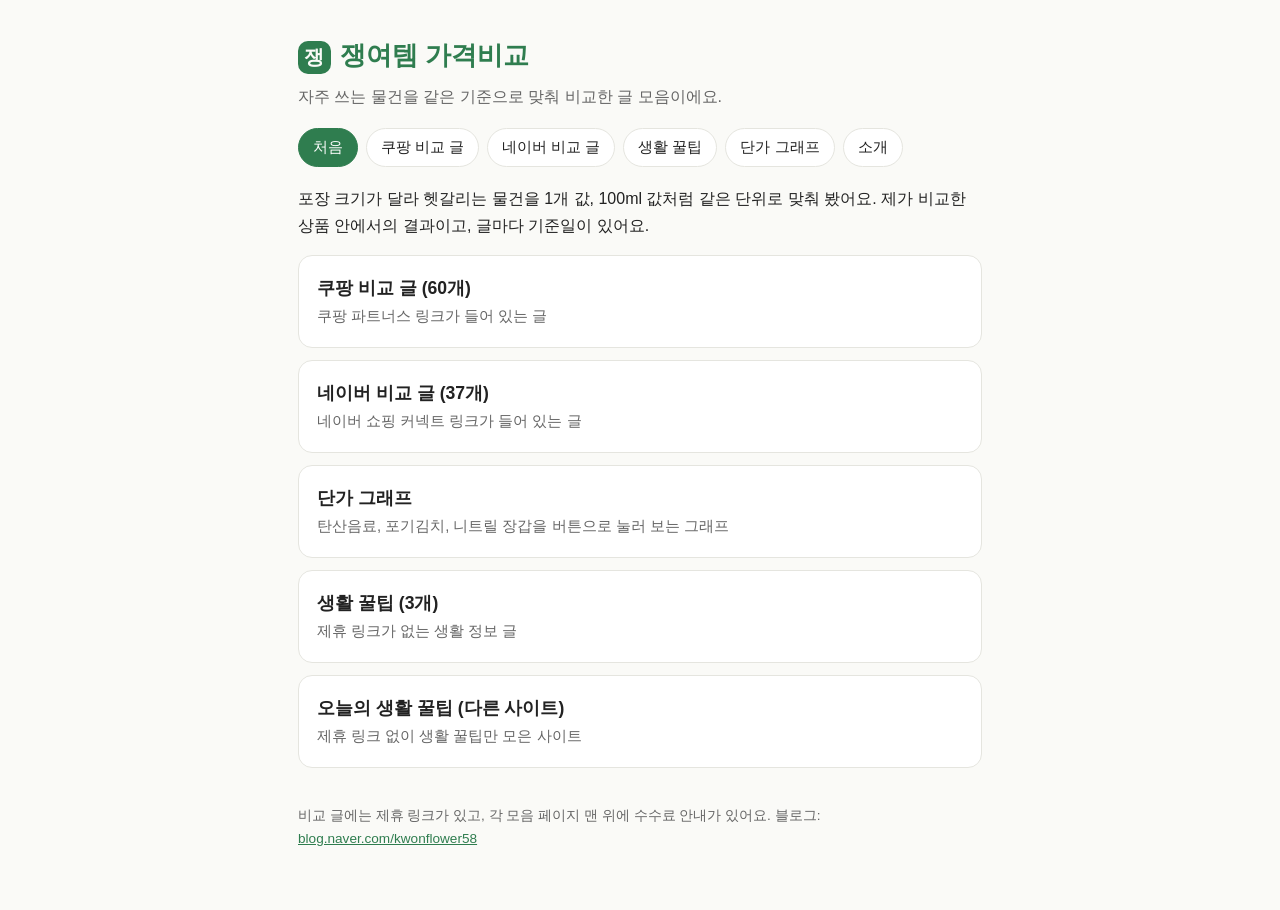
<file: index.html>
<!doctype html><html lang="ko"><head><meta charset="utf-8"><meta name="viewport" content="width=device-width,initial-scale=1"><title>쟁여템 가격비교</title><meta name="description" content="자주 쓰는 생활용품과 식품을 같은 기준으로 맞춰 비교한 글 모음"><link rel="icon" href="data:image/svg+xml,%3Csvg xmlns=%27http://www.w3.org/2000/svg%27 viewBox=%270 0 100 100%27%3E%3Ctext y=%27.9em%27 font-size=%2790%27%3E%F0%9F%9B%92%3C/text%3E%3C/svg%3E"><meta property="og:title" content="쟁여템 가격비교"><meta property="og:description" content="자주 쓰는 물건을 같은 기준으로 맞춰 비교한 글 모음"><meta property="og:type" content="website"><link rel="stylesheet" href="style.css"></head><body><div class="wrap"><header><h1>쟁여템 가격비교</h1><p>자주 쓰는 물건을 같은 기준으로 맞춰 비교한 글 모음이에요.</p></header><nav><a href="index.html" class="on">처음</a><a href="coupang.html">쿠팡 비교 글</a><a href="naver.html">네이버 비교 글</a><a href="tips.html">생활 꿀팁</a><a href="graph.html">단가 그래프</a><a href="about.html">소개</a></nav>
<p>포장 크기가 달라 헷갈리는 물건을 1개 값, 100ml 값처럼 같은 단위로 맞춰 봤어요. 제가 비교한 상품 안에서의 결과이고, 글마다 기준일이 있어요.</p>
<a class="big" href="coupang.html"><b>쿠팡 비교 글 (60개)</b><span>쿠팡 파트너스 링크가 들어 있는 글</span></a>
<a class="big" href="naver.html"><b>네이버 비교 글 (37개)</b><span>네이버 쇼핑 커넥트 링크가 들어 있는 글</span></a>
<a class="big" href="graph.html"><b>단가 그래프</b><span>탄산음료, 포기김치, 니트릴 장갑을 버튼으로 눌러 보는 그래프</span></a>
<a class="big" href="tips.html"><b>생활 꿀팁 (3개)</b><span>제휴 링크가 없는 생활 정보 글</span></a>
<a class="big" href="https://kwonflower831-cell.github.io/daily-life-tips/"><b>오늘의 생활 꿀팁 (다른 사이트)</b><span>제휴 링크 없이 생활 꿀팁만 모은 사이트</span></a>
<footer>비교 글에는 제휴 링크가 있고, 각 모음 페이지 맨 위에 수수료 안내가 있어요. 블로그: <a href="https://blog.naver.com/kwonflower58" target="_blank" rel="noopener">blog.naver.com/kwonflower58</a></footer></div></body></html>
</file>
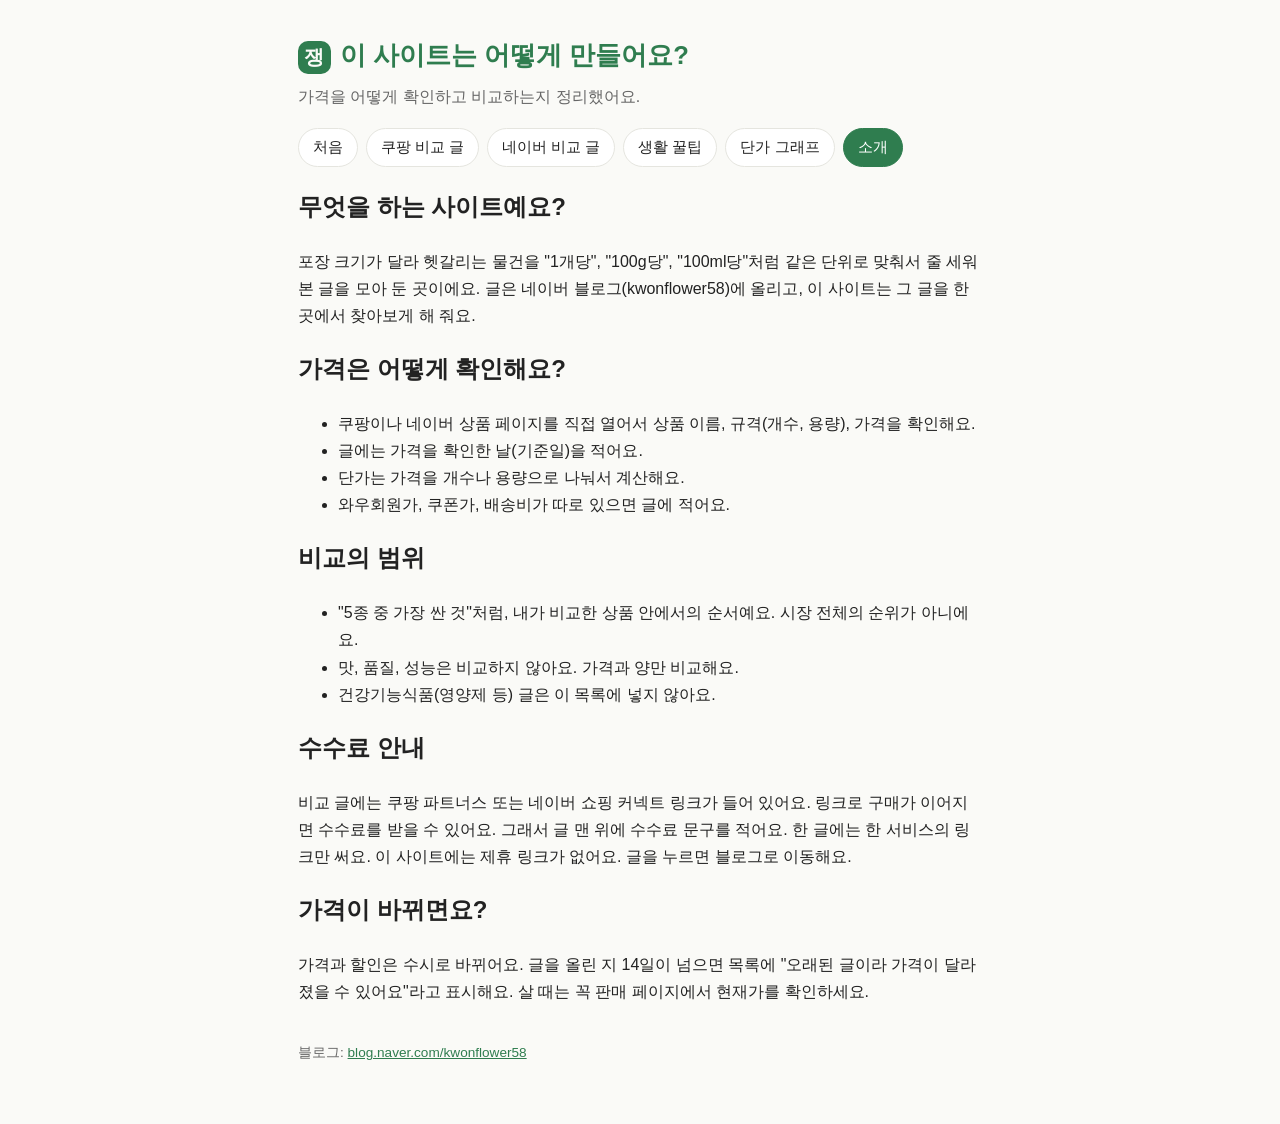
<file: about.html>
<!doctype html><html lang="ko"><head><meta charset="utf-8"><meta name="viewport" content="width=device-width,initial-scale=1"><title>소개와 확인 방법 | 쟁여템 가격비교</title><meta name="description" content="가격을 어떻게 확인하고 비교하는지 정리했어요."><link rel="icon" href="data:image/svg+xml,%3Csvg xmlns=%27http://www.w3.org/2000/svg%27 viewBox=%270 0 100 100%27%3E%3Ctext y=%27.9em%27 font-size=%2790%27%3E%F0%9F%9B%92%3C/text%3E%3C/svg%3E"><meta property="og:title" content="소개와 확인 방법 | 쟁여템 가격비교"><meta property="og:description" content="가격을 어떻게 확인하고 비교하는지 정리했어요."><meta property="og:type" content="website"><link rel="stylesheet" href="style.css"></head><body><div class="wrap"><header><h1>이 사이트는 어떻게 만들어요?</h1><p>가격을 어떻게 확인하고 비교하는지 정리했어요.</p></header><nav><a href="index.html">처음</a><a href="coupang.html">쿠팡 비교 글</a><a href="naver.html">네이버 비교 글</a><a href="tips.html">생활 꿀팁</a><a href="graph.html">단가 그래프</a><a href="about.html" class="on">소개</a></nav>
<h2>무엇을 하는 사이트예요?</h2>
<p>포장 크기가 달라 헷갈리는 물건을 "1개당", "100g당", "100ml당"처럼 같은 단위로 맞춰서 줄 세워 본 글을 모아 둔 곳이에요. 글은 네이버 블로그(kwonflower58)에 올리고, 이 사이트는 그 글을 한곳에서 찾아보게 해 줘요.</p>
<h2>가격은 어떻게 확인해요?</h2>
<ul>
<li>쿠팡이나 네이버 상품 페이지를 직접 열어서 상품 이름, 규격(개수, 용량), 가격을 확인해요.</li>
<li>글에는 가격을 확인한 날(기준일)을 적어요.</li>
<li>단가는 가격을 개수나 용량으로 나눠서 계산해요.</li>
<li>와우회원가, 쿠폰가, 배송비가 따로 있으면 글에 적어요.</li>
</ul>
<h2>비교의 범위</h2>
<ul>
<li>"5종 중 가장 싼 것"처럼, 내가 비교한 상품 안에서의 순서예요. 시장 전체의 순위가 아니에요.</li>
<li>맛, 품질, 성능은 비교하지 않아요. 가격과 양만 비교해요.</li>
<li>건강기능식품(영양제 등) 글은 이 목록에 넣지 않아요.</li>
</ul>
<h2>수수료 안내</h2>
<p>비교 글에는 쿠팡 파트너스 또는 네이버 쇼핑 커넥트 링크가 들어 있어요. 링크로 구매가 이어지면 수수료를 받을 수 있어요. 그래서 글 맨 위에 수수료 문구를 적어요. 한 글에는 한 서비스의 링크만 써요. 이 사이트에는 제휴 링크가 없어요. 글을 누르면 블로그로 이동해요.</p>
<h2>가격이 바뀌면요?</h2>
<p>가격과 할인은 수시로 바뀌어요. 글을 올린 지 14일이 넘으면 목록에 "오래된 글이라 가격이 달라졌을 수 있어요"라고 표시해요. 살 때는 꼭 판매 페이지에서 현재가를 확인하세요.</p>
<footer>블로그: <a href="https://blog.naver.com/kwonflower58" target="_blank" rel="noopener">blog.naver.com/kwonflower58</a></footer></div></body></html>
</file>
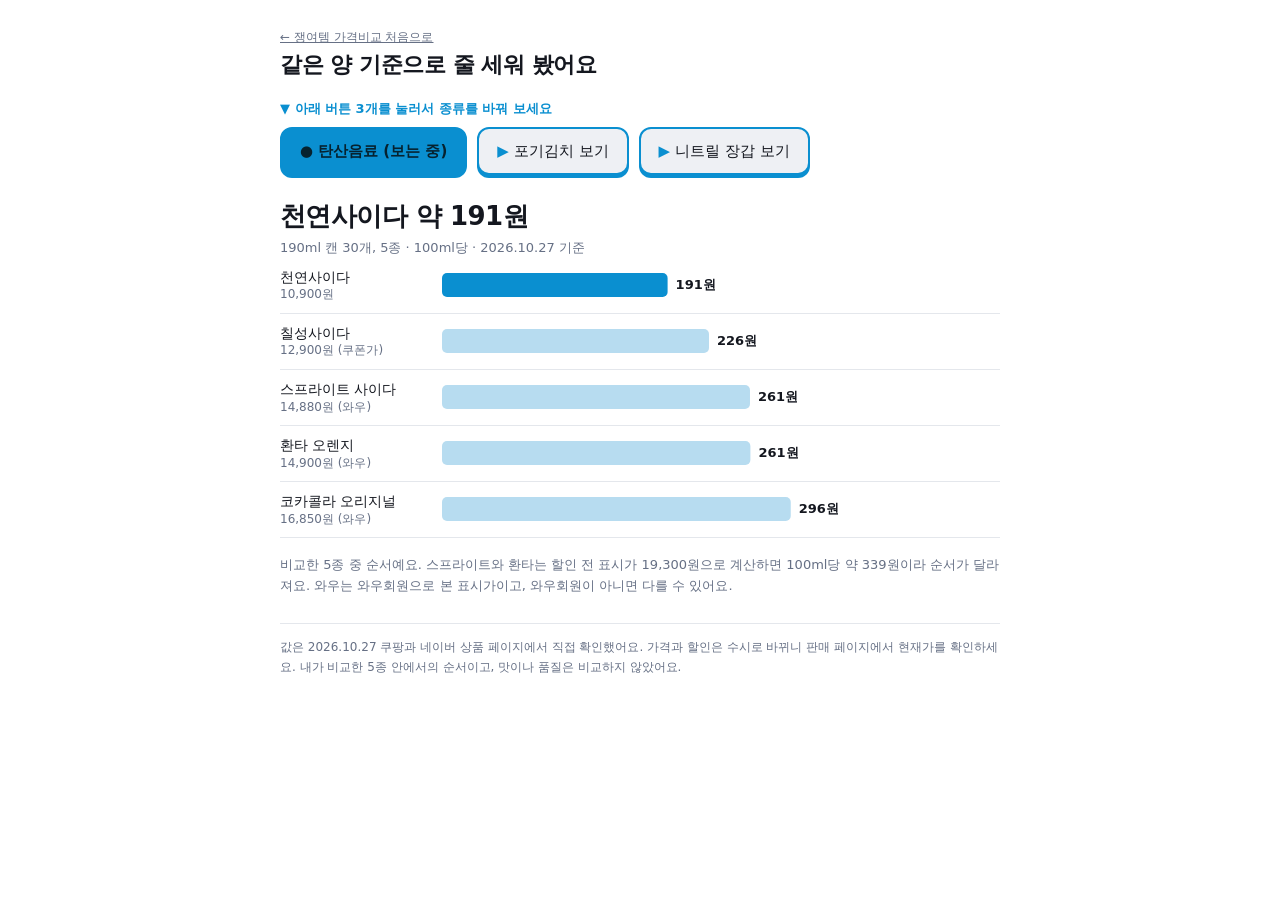
<file: graph-2026-10-27.html>
<!doctype html>
<html lang="ko">
<head>
<meta charset="utf-8">
<meta name="viewport" content="width=device-width, initial-scale=1">
<title>쟁여템 단가 비교 그래프</title>
<style>
:root{
  --bg:#ffffff; --fg:#14171f; --muted:#667085; --line:#e4e7ec; --chip:#eef0f4; --chip-on:#ffffff;
  --accent:#0a8fd0; --bar:#b7dcf0; --ship:#e8932b; --radius:10px;
}
@media (prefers-color-scheme: dark){
  :root{ --bg:#12161f; --fg:#f5f7fa; --muted:#98a2b3; --line:#2a303d; --chip:#222836; --chip-on:#2f3748; --accent:#38bdf8; --bar:#2c5a74; --ship:#fbbf6a; }
}
*{box-sizing:border-box}
html,body{margin:0}
body{background:var(--bg);color:var(--fg);font:15px/1.5 system-ui,-apple-system,"Segoe UI","Malgun Gothic","Apple SD Gothic Neo",sans-serif}
main{max-width:760px;margin:0 auto;padding:28px 20px 40px}
.kicker{font-size:12px;color:var(--muted)}
h1{font-size:22px;letter-spacing:-0.02em;margin:2px 0 18px}
.tabs{display:flex;gap:10px;flex-wrap:wrap;margin-bottom:22px}
.tab{border:2px solid var(--accent);background:var(--chip);color:var(--fg);font:inherit;font-size:15px;padding:11px 18px;border-radius:12px;cursor:pointer;box-shadow:0 3px 0 var(--accent)}.tab:active{transform:translateY(2px);box-shadow:0 1px 0 var(--accent)}.tab:hover{border-color:var(--accent)}.tab .mk{color:var(--accent);margin-right:5px}.hint{font-size:13px;color:var(--accent);margin:0 0 8px;font-weight:600}
.tab.on{background:var(--accent);color:#06222f;font-weight:700}.tab.on .mk{color:#06222f}
.big{font-size:26px;font-weight:700;letter-spacing:-0.02em;font-variant-numeric:tabular-nums}
.sub{font-size:13px;color:var(--muted);margin-top:2px}
.sw{display:flex;gap:8px;align-items:center;font-size:13px;color:var(--muted);margin:12px 0 2px}
.sw button{border:1px solid var(--line);background:transparent;color:var(--fg);font:inherit;font-size:13px;padding:4px 12px;border-radius:999px;cursor:pointer}
.sw button.on{background:var(--chip);font-weight:700}
.row{display:grid;grid-template-columns:minmax(104px,150px) minmax(0,1fr);gap:12px;align-items:center;padding:10px 0;border-bottom:1px solid var(--line)}
.nm{font-size:14px;line-height:1.35}
.nm small{display:block;color:var(--muted);font-size:12px}
.track{position:relative;height:24px}
.val{z-index:1}
/* 막대는 SVG로 그려요. 어두운 화면 확장 프로그램이 배경색을 덮어도 막대가 보이게 하려는 거예요. */
.barsvg{display:block;width:100%;height:24px;overflow:visible}
.barsvg rect{height:24px;transition:width .7s cubic-bezier(.2,.8,.2,1)}
.barsvg .b{fill:var(--bar)}
.barsvg .b.top{fill:var(--accent)}
.barsvg .sh{fill:var(--ship)}
.val{position:absolute;top:50%;transform:translateY(-50%);margin-left:8px;font-size:13px;font-weight:600;font-variant-numeric:tabular-nums;white-space:nowrap}
.note{font-size:13px;color:var(--muted);margin-top:16px;line-height:1.65}
.foot{font-size:12px;color:var(--muted);margin-top:26px;padding-top:14px;border-top:1px solid var(--line);line-height:1.65}
</style>
</head>
<body>
<main>
  <div class="kicker"><a href="index.html" style="color:inherit">← 쟁여템 가격비교 처음으로</a></div>
  <h1>같은 양 기준으로 줄 세워 봤어요</h1>
  <div class="hint" id="hint"></div>
  <div class="tabs" id="tabs"></div>
  <div class="big" id="big"></div>
  <div class="sub" id="basis"></div>
  <div class="sw" id="sw" style="display:none"><span>배송비</span><button data-s="0">빼고</button><button data-s="1">더해서</button></div>
  <div id="rows"></div>
  <div class="note" id="note"></div>
  <div class="foot" id="foot"></div>
</main>
<script>
/* 새 그래프 추가법: 아래 목록 맨 앞에 항목 하나를 넣으면 버튼이 자동으로 생겨요. date는 가격을 확인한 날짜예요. */
var D=[
{k:'탄산음료',date:'2026.10.27',unit:'100ml당',title:'190ml 캔 30개, 5종',fmt:function(v){return Math.round(v)+'원'},
 items:[['천연사이다','10,900원',10900/57,0],['칠성사이다','12,900원 (쿠폰가)',12900/57,0],['스프라이트 사이다','14,880원 (와우)',14880/57,0],['환타 오렌지','14,900원 (와우)',14900/57,0],['코카콜라 오리지널','16,850원 (와우)',16850/57,0]],
 head:function(a){return a[0][0]+' 약 '+Math.round(a[0][2])+'원'},
 note:'스프라이트와 환타는 할인 전 표시가 19,300원으로 계산하면 100ml당 약 339원이라 순서가 달라져요. 와우는 와우회원으로 본 표시가이고, 와우회원이 아니면 다를 수 있어요.'},
{k:'포기김치',date:'2026.10.27',unit:'1kg당',title:'2kg와 3kg 상품, 5종',fmt:function(v){return Math.round(v).toLocaleString('ko-KR')+'원'},ship:true,
 items:[['참가득 3kg','22,000원',22000/3,3000/3],['옥돌김치 3kg','23,900원',23900/3,0],['운림가 2kg','16,500원',16500/2,3000/2],['더 테이블 2kg','17,900원',17900/2,0],['비비고 해남재 2kg','23,900원',23900/2,0]],
 head:function(a){return a[0][0].split(' ')[0]+' 약 '+Math.round(a[0][2]).toLocaleString('ko-KR')+'원'},
 note:'참가득과 운림가는 배송비 3,000원이 따로 있어요(주황색). 더하면 순서가 바뀌어요. 쿠폰은 계산에 넣지 않았어요.'},
{k:'니트릴 장갑',date:'2026.10.27',unit:'1장당',title:'중간 크기(M) 100개입, 5종',fmt:function(v){return v.toFixed(1)+'원'},
 items:[['코멧 화이트','6,990원',69.9,0],['핸즈핏 검정','7,500원',75.0,0],['탐사 퍼플','7,640원',76.4,0],['더블세이프 연보라','7,650원',76.5,0],['브릭글로 블랙','10,300원',103,0]],
 head:function(a){return a[0][0].split(' ')[0]+' 약 '+a[0][2].toFixed(1)+'원'},
 note:'탐사와 더블세이프는 1장 값 차이가 0.1원뿐이에요. 가격은 와우회원으로 본 표시가이고, 핸즈핏, 더블세이프, 브릭글로는 다른 판매자도 같은 상품을 팔아서 가격이 다를 수 있어요.'}
];
var cur=0,withShip=0;
function esc(s){return String(s).replace(/[&<>]/g,function(c){return {'&':'&amp;','<':'&lt;','>':'&gt;'}[c]})}
function draw(){
 var d=D[cur];
 var arr=d.items.map(function(x){return [x[0],x[1],x[2]+(d.ship&&withShip?x[3]:0),x[3]]}).sort(function(a,b){return a[2]-b[2]});
 document.getElementById('big').textContent=d.head(arr);
 document.getElementById('basis').textContent=d.title+' · '+d.unit+(d.ship&&withShip?' · 배송비 포함':'')+' · '+d.date+' 기준';
 document.getElementById('sw').style.display=d.ship?'flex':'none';
 var max=Math.max.apply(null,arr.map(function(x){return x[2]}))*1.6;
 document.getElementById('rows').innerHTML=arr.map(function(x,i){
  var T=x[2]/max*100, sp=(d.ship&&withShip&&x[3])?x[3]/x[2]:0;
  var svg='<svg class="barsvg" aria-hidden="true"><rect class="b'+(i==0?' top':'')+'" x="0" y="0" rx="5" width="0" data-w="'+T+'"></rect>'+(sp?'<rect class="sh" y="0" rx="0" width="0" data-x="'+(T*(1-sp))+'" data-w="'+(T*sp)+'" x="'+(T*(1-sp))+'%"></rect>':'')+'</svg>';
  return '<div class="row"><div class="nm">'+esc(x[0])+'<small>'+esc(x[1])+(d.ship&&x[3]&&withShip?' + 배송비 3,000원':'')+'</small></div><div class="track">'+svg+'<span class="val" data-w="'+T+'">'+d.fmt(x[2])+'</span></div></div>';
 }).join('');
 requestAnimationFrame(function(){requestAnimationFrame(function(){
  document.querySelectorAll('.barsvg rect').forEach(function(b){b.style.width=b.dataset.w+'%'});
  document.querySelectorAll('.val').forEach(function(v){v.style.left=v.dataset.w+'%'});
 })});
 document.getElementById('note').textContent='비교한 '+d.items.length+'종 중 순서예요. '+d.note;
 document.getElementById('foot').textContent='값은 '+d.date+' 쿠팡과 네이버 상품 페이지에서 직접 확인했어요. 가격과 할인은 수시로 바뀌니 판매 페이지에서 현재가를 확인하세요. 내가 비교한 '+d.items.length+'종 안에서의 순서이고, 맛이나 품질은 비교하지 않았어요.';
 document.querySelectorAll('.tab').forEach(function(t,i){t.classList.toggle('on',i==cur);t.innerHTML='<span class="mk">'+(i==cur?'●':'▶')+'</span>'+esc(D[i].k)+(i==cur?' (보는 중)':' 보기')});
 document.querySelectorAll('#sw button').forEach(function(b){b.classList.toggle('on',+b.dataset.s==withShip)});
}
document.getElementById('hint').textContent='▼ 아래 버튼 '+D.length+'개를 눌러서 종류를 바꿔 보세요';
document.getElementById('tabs').innerHTML=D.map(function(d,i){return '<button class="tab" data-i="'+i+'">'+d.k+'</button>'}).join('');
document.getElementById('tabs').onclick=function(e){var b=e.target.closest('.tab');if(b){cur=+b.dataset.i;withShip=0;draw()}};

document.getElementById('sw').onclick=function(e){var s=e.target.dataset.s;if(s!=null){withShip=+s;draw()}};
draw();
</script>
</body>
</html>
</file>
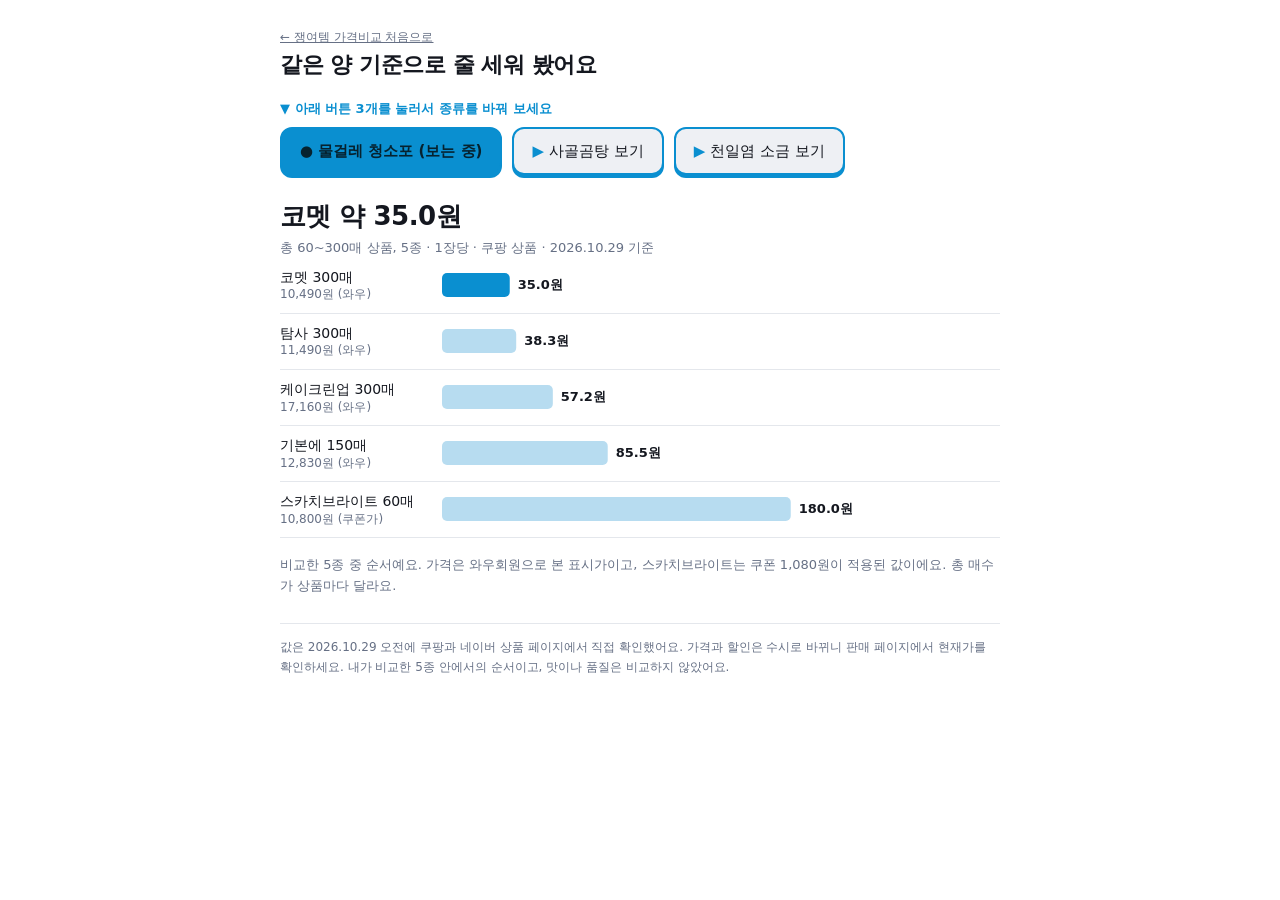
<file: graph-2026-10-29.html>
<!doctype html>
<html lang="ko">
<head>
<meta charset="utf-8">
<meta name="viewport" content="width=device-width, initial-scale=1">
<title>오늘의 쟁여템 단가 그래프 (2026.10.29)</title>
<meta property="og:title" content="오늘의 쟁여템 단가 그래프 (2026.10.29)">
<meta property="og:description" content="같은 양 기준으로 줄 세운 오늘의 비교 3종. 버튼을 눌러 종류를 바꿔 보세요.">
<meta name="description" content="같은 양 기준으로 줄 세운 오늘의 비교 3종">
<style>
:root{
  --bg:#ffffff; --fg:#14171f; --muted:#667085; --line:#e4e7ec; --chip:#eef0f4; --chip-on:#ffffff;
  --accent:#0a8fd0; --bar:#b7dcf0; --ship:#e8932b; --radius:10px;
}
@media (prefers-color-scheme: dark){
  :root{ --bg:#12161f; --fg:#f5f7fa; --muted:#98a2b3; --line:#2a303d; --chip:#222836; --chip-on:#2f3748; --accent:#38bdf8; --bar:#2c5a74; --ship:#fbbf6a; }
}
*{box-sizing:border-box}
html,body{margin:0}
body{background:var(--bg);color:var(--fg);font:15px/1.5 system-ui,-apple-system,"Segoe UI","Malgun Gothic","Apple SD Gothic Neo",sans-serif}
main{max-width:760px;margin:0 auto;padding:28px 20px 40px}
.kicker{font-size:12px;color:var(--muted)}
h1{font-size:22px;letter-spacing:-0.02em;margin:2px 0 18px}
.tabs{display:flex;gap:10px;flex-wrap:wrap;margin-bottom:22px}
.tab{border:2px solid var(--accent);background:var(--chip);color:var(--fg);font:inherit;font-size:15px;padding:11px 18px;border-radius:12px;cursor:pointer;box-shadow:0 3px 0 var(--accent)}.tab:active{transform:translateY(2px);box-shadow:0 1px 0 var(--accent)}.tab:hover{border-color:var(--accent)}.tab .mk{color:var(--accent);margin-right:5px}.hint{font-size:13px;color:var(--accent);margin:0 0 8px;font-weight:600}
.tab.on{background:var(--accent);color:#06222f;font-weight:700}.tab.on .mk{color:#06222f}
.big{font-size:26px;font-weight:700;letter-spacing:-0.02em;font-variant-numeric:tabular-nums}
.sub{font-size:13px;color:var(--muted);margin-top:2px}
.sw{display:flex;gap:8px;align-items:center;font-size:13px;color:var(--muted);margin:12px 0 2px}
.sw button{border:1px solid var(--line);background:transparent;color:var(--fg);font:inherit;font-size:13px;padding:4px 12px;border-radius:999px;cursor:pointer}
.sw button.on{background:var(--chip);font-weight:700}
.row{display:grid;grid-template-columns:minmax(104px,150px) minmax(0,1fr);gap:12px;align-items:center;padding:10px 0;border-bottom:1px solid var(--line)}
.nm{font-size:14px;line-height:1.35}
.nm small{display:block;color:var(--muted);font-size:12px}
.track{position:relative;height:24px}
.val{z-index:1}
/* 막대는 SVG로 그려요. 어두운 화면 확장 프로그램이 배경색을 덮어도 막대가 보이게 하려는 거예요. */
.barsvg{display:block;width:100%;height:24px;overflow:visible}
.barsvg rect{height:24px;transition:width .7s cubic-bezier(.2,.8,.2,1)}
.barsvg .b{fill:var(--bar)}
.barsvg .b.top{fill:var(--accent)}
.barsvg .sh{fill:var(--ship)}
.val{position:absolute;top:50%;transform:translateY(-50%);margin-left:8px;font-size:13px;font-weight:600;font-variant-numeric:tabular-nums;white-space:nowrap}
.note{font-size:13px;color:var(--muted);margin-top:16px;line-height:1.65}
.foot{font-size:12px;color:var(--muted);margin-top:26px;padding-top:14px;border-top:1px solid var(--line);line-height:1.65}
</style>
</head>
<body>
<main>
  <div class="kicker"><a href="index.html" style="color:inherit">← 쟁여템 가격비교 처음으로</a></div>
  <h1>같은 양 기준으로 줄 세워 봤어요</h1>
  <div class="hint">▼ 아래 버튼 3개를 눌러서 종류를 바꿔 보세요</div>
  <div class="tabs" id="tabs"></div>
  <div class="big" id="big"></div>
  <div class="sub" id="basis"></div>
  <div class="sw" id="sw" style="display:none"><span>배송비</span><button data-s="0">빼고</button><button data-s="1">더해서</button></div>
  <div id="rows"></div>
  <div class="note" id="note"></div>
  <div class="foot">값은 2026.10.29 오전에 쿠팡과 네이버 상품 페이지에서 직접 확인했어요. 가격과 할인은 수시로 바뀌니 판매 페이지에서 현재가를 확인하세요. 내가 비교한 5종 안에서의 순서이고, 맛이나 품질은 비교하지 않았어요.</div>
</main>
<script>
var META={"date": "2026.10.29", "cats": [{"k": "물걸레 청소포", "platform": "cp", "unit": "1장당", "title": "총 60~300매 상품, 5종", "fmt": "won1", "ship": false, "rows": [{"name": "코멧 300매", "sub": "10,490원 (와우)", "v": 34.96666666666667}, {"name": "탐사 300매", "sub": "11,490원 (와우)", "v": 38.3}, {"name": "케이크린업 300매", "sub": "17,160원 (와우)", "v": 57.2}, {"name": "기본에 150매", "sub": "12,830원 (와우)", "v": 85.53333333333333}, {"name": "스카치브라이트 60매", "sub": "10,800원 (쿠폰가)", "v": 180}], "note": "가격은 와우회원으로 본 표시가이고, 스카치브라이트는 쿠폰 1,080원이 적용된 값이에요. 총 매수가 상품마다 달라요."}, {"k": "사골곰탕", "platform": "nv", "unit": "100g당", "title": "총 500g~6,300g 상품, 5종", "fmt": "won0", "ship": true, "rows": [{"name": "삼형제고기 2kg", "sub": "8,900원 + 배송비 3,500원", "v": 445, "extra": 175}, {"name": "오뚜기 6.3kg", "sub": "28,900원 (배송비 무료)", "v": 458.7301587301587}, {"name": "아리향 3kg", "sub": "25,900원 (배송비 무료)", "v": 863.3333333333333}, {"name": "우정옥 1kg", "sub": "14,900원 + 배송비 3,000원", "v": 1490, "extra": 300}, {"name": "옥순할매곰집 500g", "sub": "7,500원 + 배송비 4,000원", "v": 1500, "extra": 800}], "note": "쿠폰 받기 전 상품 가격 기준이에요. 배송비가 따로 붙는 상품은 주황색으로 표시했어요."}, {"k": "천일염 소금", "platform": "cp", "unit": "100g당", "title": "굵은 천일염 5kg, 5종", "fmt": "won0", "ship": false, "rows": [{"name": "국내산 신안 명품 5kg", "sub": "11,060원 (와우할인가)", "v": 221.20000000000002}, {"name": "백양인 5kg", "sub": "12,780원 (쿠폰가)", "v": 255.6}, {"name": "자연닮음 5kg", "sub": "12,800원 (와우)", "v": 256}, {"name": "해표 5kg", "sub": "13,100원 (와우)", "v": 262}, {"name": "청정원 5kg", "sub": "18,030원 (와우)", "v": 360.59999999999997}], "note": "가격은 와우회원으로 본 표시가이고, 국내산 신안 명품은 와우할인가, 백양인은 쿠폰 400원 적용가예요."}]};
var F={won0:function(v){return Math.round(v).toLocaleString('ko-KR')+'원'},won1:function(v){return v.toFixed(1)+'원'}};
var PL={cp:'쿠팡 상품',nv:'네이버 상품'};
var D=META.cats.map(function(c){return {k:c.k,unit:c.unit,title:c.title,plat:PL[c.platform]||'',fmt:F[c.fmt]||F.won0,ship:!!c.ship,note:c.note||'',
 items:c.rows.map(function(r){return [r.name,r.sub,r.v,r.extra||0]}),
 head:function(a){return a[0][0].split(' ')[0]+' 약 '+(c.fmt=='won1'?a[0][2].toFixed(1):Math.round(a[0][2]).toLocaleString('ko-KR'))+'원'}}});
var cur=0,withShip=0;
function esc(s){return String(s).replace(/[&<>]/g,function(c){return {'&':'&amp;','<':'&lt;','>':'&gt;'}[c]})}
function draw(){
 var d=D[cur];
 var arr=d.items.map(function(x){return [x[0],x[1],x[2]+(d.ship&&withShip?x[3]:0),x[3]]}).sort(function(a,b){return a[2]-b[2]});
 document.getElementById('big').textContent=d.head(arr);
 document.getElementById('basis').textContent=d.title+' · '+d.unit+(d.ship&&withShip?' · 배송비 포함':'')+(d.plat?' · '+d.plat:'')+' · '+META.date+' 기준';
 document.getElementById('sw').style.display=d.ship?'flex':'none';
 var max=Math.max.apply(null,arr.map(function(x){return x[2]}))*1.6;
 document.getElementById('rows').innerHTML=arr.map(function(x,i){
  var T=x[2]/max*100, sp=(d.ship&&withShip&&x[3])?x[3]/x[2]:0;
  var svg='<svg class="barsvg" aria-hidden="true"><rect class="b'+(i==0?' top':'')+'" x="0" y="0" rx="5" width="0" data-w="'+T+'"></rect>'+(sp?'<rect class="sh" y="0" rx="0" width="0" data-x="'+(T*(1-sp))+'" data-w="'+(T*sp)+'" x="'+(T*(1-sp))+'%"></rect>':'')+'</svg>';
  return '<div class="row"><div class="nm">'+esc(x[0])+'<small>'+esc(x[1])+(d.ship&&x[3]&&withShip?' + 배송비 3,000원':'')+'</small></div><div class="track">'+svg+'<span class="val" data-w="'+T+'">'+d.fmt(x[2])+'</span></div></div>';
 }).join('');
 requestAnimationFrame(function(){requestAnimationFrame(function(){
  document.querySelectorAll('.barsvg rect').forEach(function(b){b.style.width=b.dataset.w+'%'});
  document.querySelectorAll('.val').forEach(function(v){v.style.left=v.dataset.w+'%'});
 })});
 document.getElementById('note').textContent='비교한 5종 중 순서예요. '+d.note;
 document.querySelectorAll('.tab').forEach(function(t,i){t.classList.toggle('on',i==cur);t.innerHTML='<span class="mk">'+(i==cur?'●':'▶')+'</span>'+esc(D[i].k)+(i==cur?' (보는 중)':' 보기')});
 document.querySelectorAll('#sw button').forEach(function(b){b.classList.toggle('on',+b.dataset.s==withShip)});
}
document.getElementById('tabs').innerHTML=D.map(function(d,i){return '<button class="tab" data-i="'+i+'">'+d.k+'</button>'}).join('');
document.getElementById('tabs').onclick=function(e){var b=e.target.closest('.tab');if(b){cur=+b.dataset.i;withShip=0;draw()}};

document.getElementById('sw').onclick=function(e){var s=e.target.dataset.s;if(s!=null){withShip=+s;draw()}};
draw();
</script>
</body>
</html>
</file>
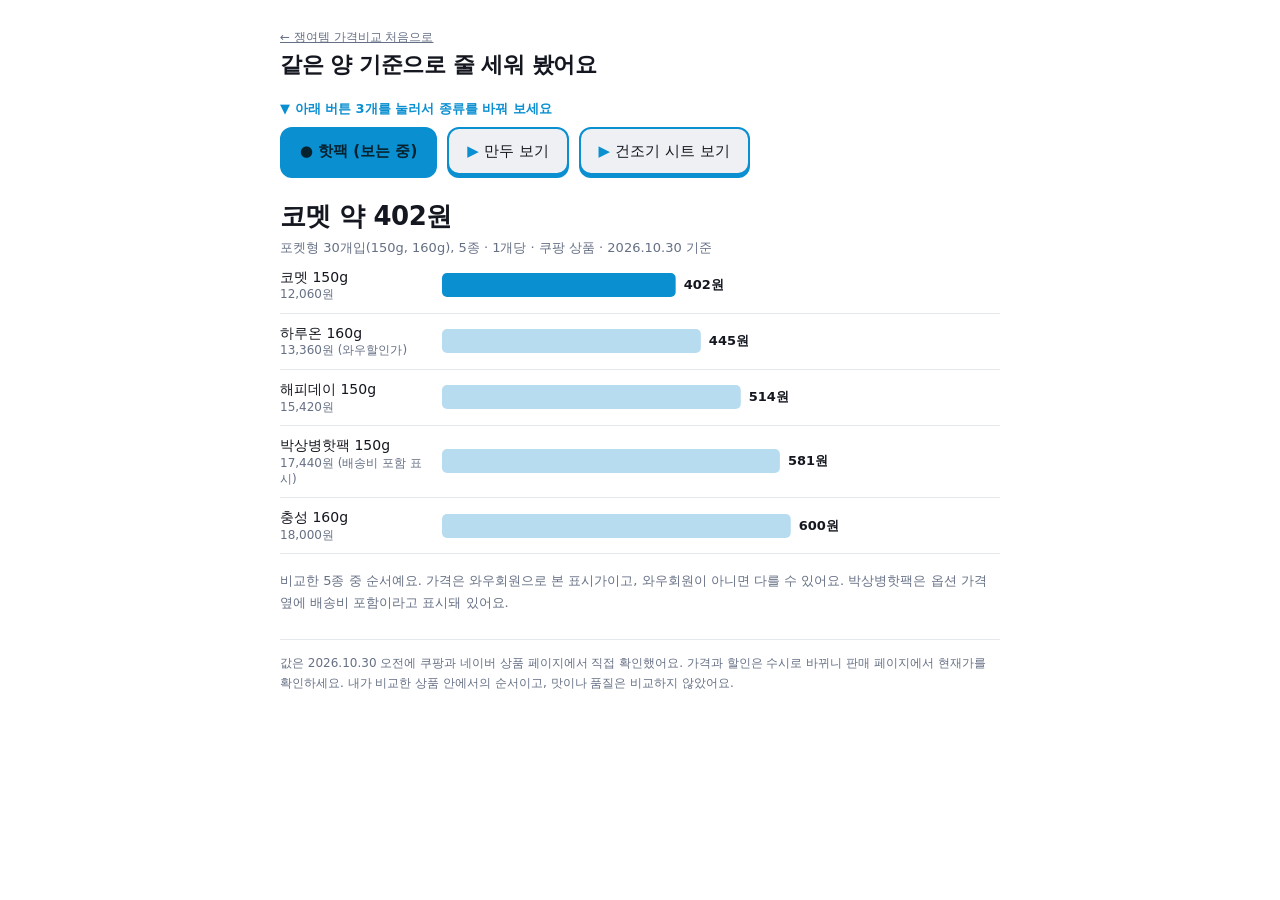
<file: graph-2026-10-30.html>
<!doctype html>
<html lang="ko">
<head>
<meta charset="utf-8">
<meta name="viewport" content="width=device-width, initial-scale=1">
<title>오늘의 쟁여템 단가 그래프 (2026.10.30)</title>
<meta property="og:title" content="오늘의 쟁여템 단가 그래프 (2026.10.30)">
<meta property="og:description" content="같은 양 기준으로 줄 세운 오늘의 비교 3종. 버튼을 눌러 종류를 바꿔 보세요.">
<meta name="description" content="같은 양 기준으로 줄 세운 오늘의 비교 3종">
<style>
:root{
  --bg:#ffffff; --fg:#14171f; --muted:#667085; --line:#e4e7ec; --chip:#eef0f4; --chip-on:#ffffff;
  --accent:#0a8fd0; --bar:#b7dcf0; --ship:#e8932b; --radius:10px;
}
@media (prefers-color-scheme: dark){
  :root{ --bg:#12161f; --fg:#f5f7fa; --muted:#98a2b3; --line:#2a303d; --chip:#222836; --chip-on:#2f3748; --accent:#38bdf8; --bar:#2c5a74; --ship:#fbbf6a; }
}
*{box-sizing:border-box}
html,body{margin:0}
body{background:var(--bg);color:var(--fg);font:15px/1.5 system-ui,-apple-system,"Segoe UI","Malgun Gothic","Apple SD Gothic Neo",sans-serif}
main{max-width:760px;margin:0 auto;padding:28px 20px 40px}
.kicker{font-size:12px;color:var(--muted)}
h1{font-size:22px;letter-spacing:-0.02em;margin:2px 0 18px}
.tabs{display:flex;gap:10px;flex-wrap:wrap;margin-bottom:22px}
.tab{border:2px solid var(--accent);background:var(--chip);color:var(--fg);font:inherit;font-size:15px;padding:11px 18px;border-radius:12px;cursor:pointer;box-shadow:0 3px 0 var(--accent)}.tab:active{transform:translateY(2px);box-shadow:0 1px 0 var(--accent)}.tab:hover{border-color:var(--accent)}.tab .mk{color:var(--accent);margin-right:5px}.hint{font-size:13px;color:var(--accent);margin:0 0 8px;font-weight:600}
.tab.on{background:var(--accent);color:#06222f;font-weight:700}.tab.on .mk{color:#06222f}
.big{font-size:26px;font-weight:700;letter-spacing:-0.02em;font-variant-numeric:tabular-nums}
.sub{font-size:13px;color:var(--muted);margin-top:2px}
.sw{display:flex;gap:8px;align-items:center;font-size:13px;color:var(--muted);margin:12px 0 2px}
.sw button{border:1px solid var(--line);background:transparent;color:var(--fg);font:inherit;font-size:13px;padding:4px 12px;border-radius:999px;cursor:pointer}
.sw button.on{background:var(--chip);font-weight:700}
.row{display:grid;grid-template-columns:minmax(104px,150px) minmax(0,1fr);gap:12px;align-items:center;padding:10px 0;border-bottom:1px solid var(--line)}
.nm{font-size:14px;line-height:1.35}
.nm small{display:block;color:var(--muted);font-size:12px}
.track{position:relative;height:24px}
.val{z-index:1}
/* 막대는 SVG로 그려요. 어두운 화면 확장 프로그램이 배경색을 덮어도 막대가 보이게 하려는 거예요. */
.barsvg{display:block;width:100%;height:24px;overflow:visible}
.barsvg rect{height:24px;transition:width .7s cubic-bezier(.2,.8,.2,1)}
.barsvg .b{fill:var(--bar)}
.barsvg .b.top{fill:var(--accent)}
.barsvg .sh{fill:var(--ship)}
.val{position:absolute;top:50%;transform:translateY(-50%);margin-left:8px;font-size:13px;font-weight:600;font-variant-numeric:tabular-nums;white-space:nowrap}
.sr{position:absolute;width:1px;height:1px;margin:-1px;padding:0;overflow:hidden;clip:rect(0,0,0,0);white-space:nowrap;border:0}
.note{font-size:13px;color:var(--muted);margin-top:16px;line-height:1.65}
.foot{font-size:12px;color:var(--muted);margin-top:26px;padding-top:14px;border-top:1px solid var(--line);line-height:1.65}
</style>
</head>
<body>
<main>
  <div class="kicker"><a href="index.html" style="color:inherit">← 쟁여템 가격비교 처음으로</a></div>
  <h1>같은 양 기준으로 줄 세워 봤어요</h1>
  <div class="hint">▼ 아래 버튼 3개를 눌러서 종류를 바꿔 보세요</div>
  <div class="tabs" id="tabs"></div>
  <div class="big" id="big"></div>
  <div class="sub" id="basis"></div>
  <div class="sw" id="sw" style="display:none"><span>배송비</span><button data-s="0">빼고</button><button data-s="1">더해서</button></div>
  <p class="sr" id="srsum" role="status" aria-live="polite"></p>
  <div id="rows"></div>
  <div class="note" id="note"></div>
  <div class="foot">값은 2026.10.30 오전에 쿠팡과 네이버 상품 페이지에서 직접 확인했어요. 가격과 할인은 수시로 바뀌니 판매 페이지에서 현재가를 확인하세요. 내가 비교한 상품 안에서의 순서이고, 맛이나 품질은 비교하지 않았어요.</div>
</main>
<script>
var META={"date": "2026.10.30", "cats": [{"k": "핫팩", "platform": "cp", "unit": "1개당", "title": "포켓형 30개입(150g, 160g), 5종", "fmt": "won0", "ship": false, "rows": [{"name": "코멧 150g", "sub": "12,060원", "v": 402}, {"name": "하루온 160g", "sub": "13,360원 (와우할인가)", "v": 445.3333333333333}, {"name": "해피데이 150g", "sub": "15,420원", "v": 514}, {"name": "박상병핫팩 150g", "sub": "17,440원 (배송비 포함 표시)", "v": 581.3333333333334}, {"name": "충성 160g", "sub": "18,000원", "v": 600}], "note": "가격은 와우회원으로 본 표시가이고, 와우회원이 아니면 다를 수 있어요. 박상병핫팩은 옵션 가격 옆에 배송비 포함이라고 표시돼 있어요."}, {"k": "만두", "platform": "nv", "unit": "100g당", "title": "고기만두 3종과 새우홍게살 교자 1종, 4종", "fmt": "won0", "ship": true, "rows": [{"name": "맛의고수 고기만두 2kg", "sub": "15,900원, 배송비 4,000원", "v": 795, "extra": 200}, {"name": "동동국수 고기만두 1kg", "sub": "8,900원, 배송비 3,500원", "v": 890, "extra": 350}, {"name": "보영만두 고기찐만두 1kg", "sub": "14,900원, 배송비 4,000원", "v": 1490, "extra": 400}, {"name": "오뚜기 X.O. 교자 새우홍게살 1,944g", "sub": "34,440원, 배송비 무료", "v": 1771.6049382716049}], "note": "배송비가 따로 붙는 상품은 주황색으로 보여요. 쿠폰은 계산에 넣지 않았고, 오뚜기는 쿠폰을 받으면 29,440원으로 표시돼요."}, {"k": "건조기 시트", "platform": "cp", "unit": "1장당", "title": "한 팩 120~140장, 5종", "fmt": "won1", "ship": false, "rows": [{"name": "올클린 코지코튼 140장", "sub": "9,990원", "v": 71.35714285714286}, {"name": "탐사 퍼퓸 피오니부케 130장", "sub": "10,210원", "v": 78.53846153846153}, {"name": "르샤트라1802 피오니부케 120장", "sub": "10,620원 (와우할인가)", "v": 88.5}, {"name": "피죤 미스틱레인 130장", "sub": "11,900원 (와우할인가)", "v": 91.53846153846153}, {"name": "스너글 허거블코튼 120장", "sub": "14,850원", "v": 123.75}], "note": "가격은 와우회원으로 본 표시가이고, 와우회원이 아니면 다를 수 있어요."}]};
var F={won0:function(v){return Math.round(v).toLocaleString('ko-KR')+'원'},won1:function(v){return v.toFixed(1)+'원'}};
var PL={cp:'쿠팡 상품',nv:'네이버 상품'};
var D=META.cats.map(function(c){return {k:c.k,unit:c.unit,title:c.title,plat:PL[c.platform]||'',fmt:F[c.fmt]||F.won0,ship:!!c.ship,note:c.note||'',
 items:c.rows.map(function(r){return [r.name,r.sub,r.v,r.extra||0]}),
 head:function(a){return a[0][0].split(' ')[0]+' 약 '+(c.fmt=='won1'?a[0][2].toFixed(1):Math.round(a[0][2]).toLocaleString('ko-KR'))+'원'}}});
var cur=0,withShip=0;
function esc(s){return String(s).replace(/[&<>]/g,function(c){return {'&':'&amp;','<':'&lt;','>':'&gt;'}[c]})}
function draw(){
 var d=D[cur];
 var arr=d.items.map(function(x){return [x[0],x[1],x[2]+(d.ship&&withShip?x[3]:0),x[3]]}).sort(function(a,b){return a[2]-b[2]});
 document.getElementById('big').textContent=d.head(arr);
 document.getElementById('basis').textContent=d.title+' · '+d.unit+(d.ship&&withShip?' · 배송비 포함':'')+(d.plat?' · '+d.plat:'')+' · '+META.date+' 기준';
 document.getElementById('sw').style.display=d.ship?'flex':'none';
 document.getElementById('srsum').textContent=d.k+' '+d.unit+(d.ship&&withShip?' 배송비 포함':'')+' 순서: '+arr.map(function(x,i){return (i+1)+'번 '+x[0]+' '+d.fmt(x[2])}).join(', ')+'. '+META.date+' 기준이에요.';
 var max=Math.max.apply(null,arr.map(function(x){return x[2]}))*1.6;
 document.getElementById('rows').innerHTML=arr.map(function(x,i){
  var T=x[2]/max*100, sp=(d.ship&&withShip&&x[3])?x[3]/x[2]:0;
  var svg='<svg class="barsvg" aria-hidden="true"><rect class="b'+(i==0?' top':'')+'" x="0" y="0" rx="5" width="0" data-w="'+T+'"></rect>'+(sp?'<rect class="sh" y="0" rx="0" width="0" data-x="'+(T*(1-sp))+'" data-w="'+(T*sp)+'" x="'+(T*(1-sp))+'%"></rect>':'')+'</svg>';
  return '<div class="row"><div class="nm">'+esc(x[0])+'<small>'+esc(x[1])+(d.ship&&x[3]&&withShip?' (배송비 더한 값)':'')+'</small></div><div class="track">'+svg+'<span class="val" data-w="'+T+'">'+d.fmt(x[2])+'</span></div></div>';
 }).join('');
 requestAnimationFrame(function(){requestAnimationFrame(function(){
  document.querySelectorAll('.barsvg rect').forEach(function(b){b.style.width=b.dataset.w+'%'});
  document.querySelectorAll('.val').forEach(function(v){v.style.left=v.dataset.w+'%'});
 })});
 document.getElementById('note').textContent='비교한 '+arr.length+'종 중 순서예요. '+d.note;
 document.querySelectorAll('.tab').forEach(function(t,i){t.classList.toggle('on',i==cur);t.innerHTML='<span class="mk">'+(i==cur?'●':'▶')+'</span>'+esc(D[i].k)+(i==cur?' (보는 중)':' 보기')});
 document.querySelectorAll('#sw button').forEach(function(b){b.classList.toggle('on',+b.dataset.s==withShip);b.setAttribute('aria-pressed',+b.dataset.s==withShip?'true':'false')});
}
document.getElementById('tabs').innerHTML=D.map(function(d,i){return '<button class="tab" data-i="'+i+'">'+d.k+'</button>'}).join('');
document.getElementById('tabs').onclick=function(e){var b=e.target.closest('.tab');if(b){cur=+b.dataset.i;withShip=0;draw()}};

document.getElementById('sw').onclick=function(e){var s=e.target.dataset.s;if(s!=null){withShip=+s;draw()}};
draw();
</script>
</body>
</html>
</file>
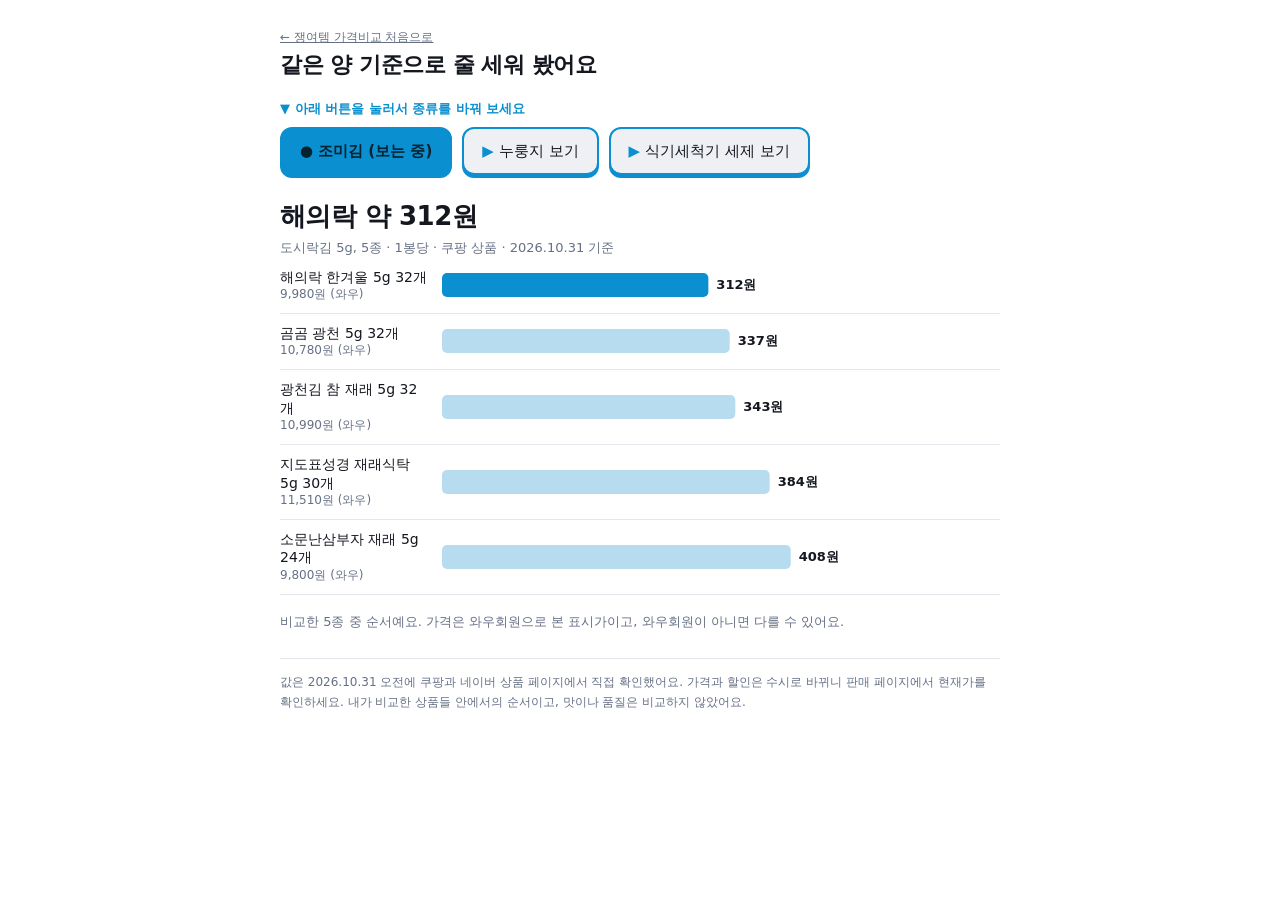
<file: graph-2026-10-31.html>
<!doctype html>
<html lang="ko">
<head>
<meta charset="utf-8">
<meta name="viewport" content="width=device-width, initial-scale=1">
<title>오늘의 쟁여템 단가 그래프 (2026.10.31)</title>
<meta property="og:title" content="오늘의 쟁여템 단가 그래프 (2026.10.31)">
<meta property="og:description" content="같은 양 기준으로 줄 세운 오늘의 비교 3종. 버튼을 눌러 종류를 바꿔 보세요.">
<meta name="description" content="같은 양 기준으로 줄 세운 오늘의 비교 3종">
<style>
:root{
  --bg:#ffffff; --fg:#14171f; --muted:#667085; --line:#e4e7ec; --chip:#eef0f4; --chip-on:#ffffff;
  --accent:#0a8fd0; --bar:#b7dcf0; --ship:#e8932b; --radius:10px;
}
@media (prefers-color-scheme: dark){
  :root{ --bg:#12161f; --fg:#f5f7fa; --muted:#98a2b3; --line:#2a303d; --chip:#222836; --chip-on:#2f3748; --accent:#38bdf8; --bar:#2c5a74; --ship:#fbbf6a; }
}
*{box-sizing:border-box}
html,body{margin:0}
body{background:var(--bg);color:var(--fg);font:15px/1.5 system-ui,-apple-system,"Segoe UI","Malgun Gothic","Apple SD Gothic Neo",sans-serif}
main{max-width:760px;margin:0 auto;padding:28px 20px 40px}
.kicker{font-size:12px;color:var(--muted)}
h1{font-size:22px;letter-spacing:-0.02em;margin:2px 0 18px}
.tabs{display:flex;gap:10px;flex-wrap:wrap;margin-bottom:22px}
.tab{border:2px solid var(--accent);background:var(--chip);color:var(--fg);font:inherit;font-size:15px;padding:11px 18px;border-radius:12px;cursor:pointer;box-shadow:0 3px 0 var(--accent)}.tab:active{transform:translateY(2px);box-shadow:0 1px 0 var(--accent)}.tab:hover{border-color:var(--accent)}.tab .mk{color:var(--accent);margin-right:5px}.hint{font-size:13px;color:var(--accent);margin:0 0 8px;font-weight:600}
.tab.on{background:var(--accent);color:#06222f;font-weight:700}.tab.on .mk{color:#06222f}
.big{font-size:26px;font-weight:700;letter-spacing:-0.02em;font-variant-numeric:tabular-nums}
.sub{font-size:13px;color:var(--muted);margin-top:2px}
.sw{display:flex;gap:8px;align-items:center;font-size:13px;color:var(--muted);margin:12px 0 2px}
.sw button{border:1px solid var(--line);background:transparent;color:var(--fg);font:inherit;font-size:13px;padding:4px 12px;border-radius:999px;cursor:pointer}
.sw button.on{background:var(--chip);font-weight:700}
.row{display:grid;grid-template-columns:minmax(104px,150px) minmax(0,1fr);gap:12px;align-items:center;padding:10px 0;border-bottom:1px solid var(--line)}
.nm{font-size:14px;line-height:1.35}
.nm small{display:block;color:var(--muted);font-size:12px}
.track{position:relative;height:24px}
.val{z-index:1}
/* 막대는 SVG로 그려요. 어두운 화면 확장 프로그램이 배경색을 덮어도 막대가 보이게 하려는 거예요. */
.barsvg{display:block;width:100%;height:24px;overflow:visible}
.barsvg rect{height:24px;transition:width .7s cubic-bezier(.2,.8,.2,1)}
.barsvg .b{fill:var(--bar)}
.barsvg .b.top{fill:var(--accent)}
.barsvg .sh{fill:var(--ship)}
.val{position:absolute;top:50%;transform:translateY(-50%);margin-left:8px;font-size:13px;font-weight:600;font-variant-numeric:tabular-nums;white-space:nowrap}
.sr{position:absolute;width:1px;height:1px;margin:-1px;padding:0;overflow:hidden;clip:rect(0,0,0,0);white-space:nowrap;border:0}
.note{font-size:13px;color:var(--muted);margin-top:16px;line-height:1.65}
.foot{font-size:12px;color:var(--muted);margin-top:26px;padding-top:14px;border-top:1px solid var(--line);line-height:1.65}
</style>
</head>
<body>
<main>
  <div class="kicker"><a href="index.html" style="color:inherit">← 쟁여템 가격비교 처음으로</a></div>
  <h1>같은 양 기준으로 줄 세워 봤어요</h1>
  <div class="hint">▼ 아래 버튼을 눌러서 종류를 바꿔 보세요</div>
  <div class="tabs" id="tabs"></div>
  <div class="big" id="big"></div>
  <div class="sub" id="basis"></div>
  <div class="sw" id="sw" style="display:none"><span>배송비</span><button data-s="0">빼고</button><button data-s="1">더해서</button></div>
  <p class="sr" id="srsum" role="status" aria-live="polite"></p>
  <div id="rows"></div>
  <div class="note" id="note"></div>
  <div class="foot">값은 2026.10.31 오전에 쿠팡과 네이버 상품 페이지에서 직접 확인했어요. 가격과 할인은 수시로 바뀌니 판매 페이지에서 현재가를 확인하세요. 내가 비교한 상품들 안에서의 순서이고, 맛이나 품질은 비교하지 않았어요.</div>
</main>
<script>
var META={"date": "2026.10.31", "cats": [{"k": "조미김", "platform": "cp", "unit": "1봉당", "title": "도시락김 5g, 5종", "fmt": "won0", "ship": false, "rows": [{"name": "해의락 한겨울 5g 32개", "sub": "9,980원 (와우)", "v": 311.875}, {"name": "곰곰 광천 5g 32개", "sub": "10,780원 (와우)", "v": 336.875}, {"name": "광천김 참 재래 5g 32개", "sub": "10,990원 (와우)", "v": 343.4375}, {"name": "지도표성경 재래식탁 5g 30개", "sub": "11,510원 (와우)", "v": 383.6666666666667}, {"name": "소문난삼부자 재래 5g 24개", "sub": "9,800원 (와우)", "v": 408.3333333333333}], "note": "가격은 와우회원으로 본 표시가이고, 와우회원이 아니면 다를 수 있어요."}, {"k": "누룽지", "platform": "nv", "unit": "100g당", "title": "390g~2kg 상품, 5종", "fmt": "won0", "ship": true, "rows": [{"name": "산지명인 솥뚜껑 2kg", "sub": "11,900원", "v": 595}, {"name": "다인 황금누룽지 1kg", "sub": "19,900원 (배송비 3,000원)", "v": 1989.9999999999998, "extra": 300}, {"name": "안정임 가마솥 600g", "sub": "12,000원 (배송비 3,000원)", "v": 2000, "extra": 500}, {"name": "누룽지존 찰현미 390g", "sub": "11,900원 (배송비 3,000원)", "v": 3051.2820512820513, "extra": 769.2307692307693}, {"name": "오뚜기 옛날 960g", "sub": "31,100원", "v": 3239.5833333333335}], "note": "상품 가격 기준이에요(쿠폰 제외). 배송비가 따로 있는 상품은 주황색으로 표시했어요."}, {"k": "식기세척기 세제", "platform": "cp", "unit": "1개당", "title": "정제·캡슐형, 5종", "fmt": "won0", "ship": false, "rows": [{"name": "자연퐁 스팀워시 55개입", "sub": "11,350원 (와우할인가)", "v": 206.36363636363637}, {"name": "프로쉬 클래식 70개입", "sub": "17,000원 (와우)", "v": 242.85714285714286}, {"name": "스웨이 액체캡슐 55개입", "sub": "15,500원 (와우)", "v": 281.8181818181818}, {"name": "자연퐁 스팀워시 3X 30개입", "sub": "8,830원 (와우할인가)", "v": 294.3333333333333}, {"name": "프로쉬 올인원 30개입", "sub": "12,090원 (와우)", "v": 403}], "note": "와우할인가는 와우회원에게 보이는 할인 가격이고, 와우회원이 아니면 다를 수 있어요."}]};
var F={won0:function(v){return Math.round(v).toLocaleString('ko-KR')+'원'},won1:function(v){return v.toFixed(1)+'원'}};
var PL={cp:'쿠팡 상품',nv:'네이버 상품'};
var D=META.cats.map(function(c){return {k:c.k,unit:c.unit,title:c.title,plat:PL[c.platform]||'',fmt:F[c.fmt]||F.won0,ship:!!c.ship,note:c.note||'',
 items:c.rows.map(function(r){return [r.name,r.sub,r.v,r.extra||0]}),
 head:function(a){return a[0][0].split(' ')[0]+' 약 '+(c.fmt=='won1'?a[0][2].toFixed(1):Math.round(a[0][2]).toLocaleString('ko-KR'))+'원'}}});
var cur=0,withShip=0;
function esc(s){return String(s).replace(/[&<>]/g,function(c){return {'&':'&amp;','<':'&lt;','>':'&gt;'}[c]})}
function draw(){
 var d=D[cur];
 var arr=d.items.map(function(x){return [x[0],x[1],x[2]+(d.ship&&withShip?x[3]:0),x[3]]}).sort(function(a,b){return a[2]-b[2]});
 document.getElementById('big').textContent=d.head(arr);
 document.getElementById('basis').textContent=d.title+' · '+d.unit+(d.ship&&withShip?' · 배송비 포함':'')+(d.plat?' · '+d.plat:'')+' · '+META.date+' 기준';
 document.getElementById('sw').style.display=d.ship?'flex':'none';
 document.getElementById('srsum').textContent=d.k+' '+d.unit+(d.ship&&withShip?' 배송비 포함':'')+' 순서: '+arr.map(function(x,i){return (i+1)+'번 '+x[0]+' '+d.fmt(x[2])}).join(', ')+'. '+META.date+' 기준이에요.';
 var max=Math.max.apply(null,arr.map(function(x){return x[2]}))*1.6;
 document.getElementById('rows').innerHTML=arr.map(function(x,i){
  var T=x[2]/max*100, sp=(d.ship&&withShip&&x[3])?x[3]/x[2]:0;
  var svg='<svg class="barsvg" aria-hidden="true"><rect class="b'+(i==0?' top':'')+'" x="0" y="0" rx="5" width="0" data-w="'+T+'"></rect>'+(sp?'<rect class="sh" y="0" rx="0" width="0" data-x="'+(T*(1-sp))+'" data-w="'+(T*sp)+'" x="'+(T*(1-sp))+'%"></rect>':'')+'</svg>';
  return '<div class="row"><div class="nm">'+esc(x[0])+'<small>'+esc(x[1])+(d.ship&&x[3]&&withShip?' (배송비 더한 값)':'')+'</small></div><div class="track">'+svg+'<span class="val" data-w="'+T+'">'+d.fmt(x[2])+'</span></div></div>';
 }).join('');
 requestAnimationFrame(function(){requestAnimationFrame(function(){
  document.querySelectorAll('.barsvg rect').forEach(function(b){b.style.width=b.dataset.w+'%'});
  document.querySelectorAll('.val').forEach(function(v){v.style.left=v.dataset.w+'%'});
 })});
 document.getElementById('note').textContent='비교한 '+arr.length+'종 중 순서예요. '+d.note;
 document.querySelectorAll('.tab').forEach(function(t,i){t.classList.toggle('on',i==cur);t.innerHTML='<span class="mk">'+(i==cur?'●':'▶')+'</span>'+esc(D[i].k)+(i==cur?' (보는 중)':' 보기')});
 document.querySelectorAll('#sw button').forEach(function(b){b.classList.toggle('on',+b.dataset.s==withShip);b.setAttribute('aria-pressed',+b.dataset.s==withShip?'true':'false')});
}
document.getElementById('tabs').innerHTML=D.map(function(d,i){return '<button class="tab" data-i="'+i+'">'+d.k+'</button>'}).join('');
document.getElementById('tabs').onclick=function(e){var b=e.target.closest('.tab');if(b){cur=+b.dataset.i;withShip=0;draw()}};

document.getElementById('sw').onclick=function(e){var s=e.target.dataset.s;if(s!=null){withShip=+s;draw()}};
draw();
</script>
</body>
</html>
</file>
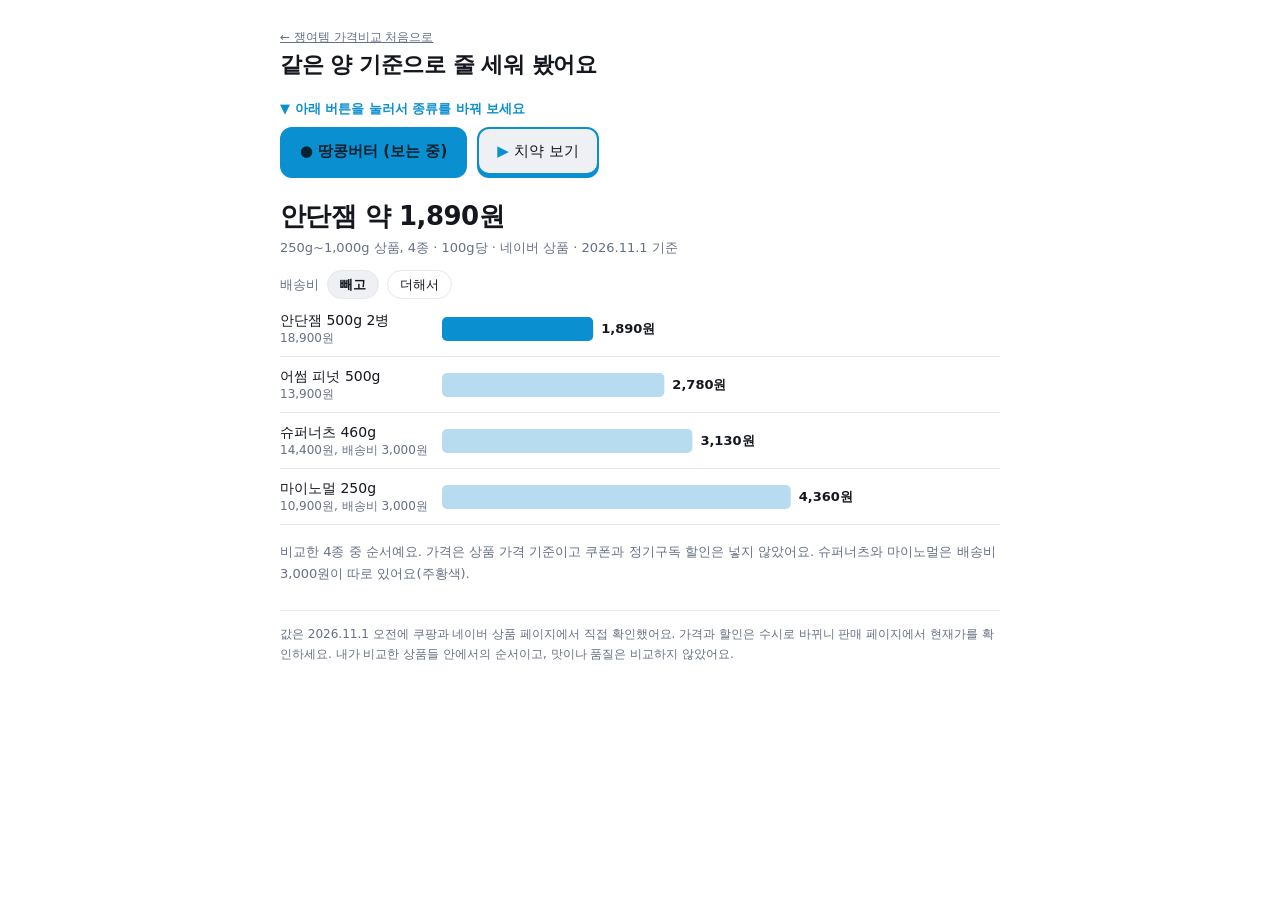
<file: graph-2026-11-01.html>
<!doctype html>
<html lang="ko">
<head>
<meta charset="utf-8">
<meta name="viewport" content="width=device-width, initial-scale=1">
<title>오늘의 쟁여템 단가 그래프 (2026.11.1)</title>
<meta property="og:title" content="오늘의 쟁여템 단가 그래프 (2026.11.1)">
<meta property="og:description" content="같은 양 기준으로 줄 세운 오늘의 비교 2종. 버튼을 눌러 종류를 바꿔 보세요.">
<meta name="description" content="같은 양 기준으로 줄 세운 오늘의 비교 2종">
<style>
:root{
  --bg:#ffffff; --fg:#14171f; --muted:#667085; --line:#e4e7ec; --chip:#eef0f4; --chip-on:#ffffff;
  --accent:#0a8fd0; --bar:#b7dcf0; --ship:#e8932b; --radius:10px;
}
@media (prefers-color-scheme: dark){
  :root{ --bg:#12161f; --fg:#f5f7fa; --muted:#98a2b3; --line:#2a303d; --chip:#222836; --chip-on:#2f3748; --accent:#38bdf8; --bar:#2c5a74; --ship:#fbbf6a; }
}
*{box-sizing:border-box}
html,body{margin:0}
body{background:var(--bg);color:var(--fg);font:15px/1.5 system-ui,-apple-system,"Segoe UI","Malgun Gothic","Apple SD Gothic Neo",sans-serif}
main{max-width:760px;margin:0 auto;padding:28px 20px 40px}
.kicker{font-size:12px;color:var(--muted)}
h1{font-size:22px;letter-spacing:-0.02em;margin:2px 0 18px}
.tabs{display:flex;gap:10px;flex-wrap:wrap;margin-bottom:22px}
.tab{border:2px solid var(--accent);background:var(--chip);color:var(--fg);font:inherit;font-size:15px;padding:11px 18px;border-radius:12px;cursor:pointer;box-shadow:0 3px 0 var(--accent)}.tab:active{transform:translateY(2px);box-shadow:0 1px 0 var(--accent)}.tab:hover{border-color:var(--accent)}.tab .mk{color:var(--accent);margin-right:5px}.hint{font-size:13px;color:var(--accent);margin:0 0 8px;font-weight:600}
.tab.on{background:var(--accent);color:#06222f;font-weight:700}.tab.on .mk{color:#06222f}
.big{font-size:26px;font-weight:700;letter-spacing:-0.02em;font-variant-numeric:tabular-nums}
.sub{font-size:13px;color:var(--muted);margin-top:2px}
.sw{display:flex;gap:8px;align-items:center;font-size:13px;color:var(--muted);margin:12px 0 2px}
.sw button{border:1px solid var(--line);background:transparent;color:var(--fg);font:inherit;font-size:13px;padding:4px 12px;border-radius:999px;cursor:pointer}
.sw button.on{background:var(--chip);font-weight:700}
.row{display:grid;grid-template-columns:minmax(104px,150px) minmax(0,1fr);gap:12px;align-items:center;padding:10px 0;border-bottom:1px solid var(--line)}
.nm{font-size:14px;line-height:1.35}
.nm small{display:block;color:var(--muted);font-size:12px}
.track{position:relative;height:24px}
.val{z-index:1}
/* 막대는 SVG로 그려요. 어두운 화면 확장 프로그램이 배경색을 덮어도 막대가 보이게 하려는 거예요. */
.barsvg{display:block;width:100%;height:24px;overflow:visible}
.barsvg rect{height:24px;transition:width .7s cubic-bezier(.2,.8,.2,1)}
.barsvg .b{fill:var(--bar)}
.barsvg .b.top{fill:var(--accent)}
.barsvg .sh{fill:var(--ship)}
.val{position:absolute;top:50%;transform:translateY(-50%);margin-left:8px;font-size:13px;font-weight:600;font-variant-numeric:tabular-nums;white-space:nowrap}
.sr{position:absolute;width:1px;height:1px;margin:-1px;padding:0;overflow:hidden;clip:rect(0,0,0,0);white-space:nowrap;border:0}
.note{font-size:13px;color:var(--muted);margin-top:16px;line-height:1.65}
.foot{font-size:12px;color:var(--muted);margin-top:26px;padding-top:14px;border-top:1px solid var(--line);line-height:1.65}
</style>
</head>
<body>
<main>
  <div class="kicker"><a href="index.html" style="color:inherit">← 쟁여템 가격비교 처음으로</a></div>
  <h1>같은 양 기준으로 줄 세워 봤어요</h1>
  <div class="hint">▼ 아래 버튼을 눌러서 종류를 바꿔 보세요</div>
  <div class="tabs" id="tabs"></div>
  <div class="big" id="big"></div>
  <div class="sub" id="basis"></div>
  <div class="sw" id="sw" style="display:none"><span>배송비</span><button data-s="0">빼고</button><button data-s="1">더해서</button></div>
  <p class="sr" id="srsum" role="status" aria-live="polite"></p>
  <div id="rows"></div>
  <div class="note" id="note"></div>
  <div class="foot">값은 2026.11.1 오전에 쿠팡과 네이버 상품 페이지에서 직접 확인했어요. 가격과 할인은 수시로 바뀌니 판매 페이지에서 현재가를 확인하세요. 내가 비교한 상품들 안에서의 순서이고, 맛이나 품질은 비교하지 않았어요.</div>
</main>
<script>
var META={"date": "2026.11.1", "cats": [{"k": "땅콩버터", "platform": "nv", "unit": "100g당", "title": "250g~1,000g 상품, 4종", "fmt": "won0", "ship": true, "rows": [{"name": "안단잼 500g 2병", "sub": "18,900원", "v": 1889.9999999999998}, {"name": "어썸 피넛 500g", "sub": "13,900원", "v": 2780}, {"name": "슈퍼너츠 460g", "sub": "14,400원, 배송비 3,000원", "v": 3130.4347826086955, "extra": 652.1739130434783}, {"name": "마이노멀 250g", "sub": "10,900원, 배송비 3,000원", "v": 4360, "extra": 1200}], "note": "가격은 상품 가격 기준이고 쿠폰과 정기구독 할인은 넣지 않았어요. 슈퍼너츠와 마이노멀은 배송비 3,000원이 따로 있어요(주황색)."}, {"k": "치약", "platform": "cp", "unit": "100g당", "title": "120g~170g 튜브, 4종", "fmt": "won0", "ship": false, "rows": [{"name": "페리오 후레쉬 알파 170g 10개", "sub": "9,050원 (쿠폰가)", "v": 532.3529411764706}, {"name": "크리오 덴티메이트 150g 6개", "sub": "5,920원 (와우할인가)", "v": 657.7777777777777}, {"name": "2080 퓨어 150g 6개", "sub": "8,380원 (와우할인가)", "v": 931.1111111111112}, {"name": "페리오 토탈7프로 120g 6개", "sub": "11,780원 (쿠폰가)", "v": 1636.111111111111}], "note": "가격은 와우회원으로 본 표시가이고, 쿠폰가와 와우할인가는 조건이 끝나면 달라질 수 있어요."}]};
var F={won0:function(v){return Math.round(v).toLocaleString('ko-KR')+'원'},won1:function(v){return v.toFixed(1)+'원'}};
var PL={cp:'쿠팡 상품',nv:'네이버 상품'};
var D=META.cats.map(function(c){return {k:c.k,unit:c.unit,title:c.title,plat:PL[c.platform]||'',fmt:F[c.fmt]||F.won0,ship:!!c.ship,note:c.note||'',
 items:c.rows.map(function(r){return [r.name,r.sub,r.v,r.extra||0]}),
 head:function(a){return a[0][0].split(' ')[0]+' 약 '+(c.fmt=='won1'?a[0][2].toFixed(1):Math.round(a[0][2]).toLocaleString('ko-KR'))+'원'}}});
var cur=0,withShip=0;
function esc(s){return String(s).replace(/[&<>]/g,function(c){return {'&':'&amp;','<':'&lt;','>':'&gt;'}[c]})}
function draw(){
 var d=D[cur];
 var arr=d.items.map(function(x){return [x[0],x[1],x[2]+(d.ship&&withShip?x[3]:0),x[3]]}).sort(function(a,b){return a[2]-b[2]});
 document.getElementById('big').textContent=d.head(arr);
 document.getElementById('basis').textContent=d.title+' · '+d.unit+(d.ship&&withShip?' · 배송비 포함':'')+(d.plat?' · '+d.plat:'')+' · '+META.date+' 기준';
 document.getElementById('sw').style.display=d.ship?'flex':'none';
 document.getElementById('srsum').textContent=d.k+' '+d.unit+(d.ship&&withShip?' 배송비 포함':'')+' 순서: '+arr.map(function(x,i){return (i+1)+'번 '+x[0]+' '+d.fmt(x[2])}).join(', ')+'. '+META.date+' 기준이에요.';
 var max=Math.max.apply(null,arr.map(function(x){return x[2]}))*1.6;
 document.getElementById('rows').innerHTML=arr.map(function(x,i){
  var T=x[2]/max*100, sp=(d.ship&&withShip&&x[3])?x[3]/x[2]:0;
  var svg='<svg class="barsvg" aria-hidden="true"><rect class="b'+(i==0?' top':'')+'" x="0" y="0" rx="5" width="0" data-w="'+T+'"></rect>'+(sp?'<rect class="sh" y="0" rx="0" width="0" data-x="'+(T*(1-sp))+'" data-w="'+(T*sp)+'" x="'+(T*(1-sp))+'%"></rect>':'')+'</svg>';
  return '<div class="row"><div class="nm">'+esc(x[0])+'<small>'+esc(x[1])+(d.ship&&x[3]&&withShip?' (배송비 더한 값)':'')+'</small></div><div class="track">'+svg+'<span class="val" data-w="'+T+'">'+d.fmt(x[2])+'</span></div></div>';
 }).join('');
 requestAnimationFrame(function(){requestAnimationFrame(function(){
  document.querySelectorAll('.barsvg rect').forEach(function(b){b.style.width=b.dataset.w+'%'});
  document.querySelectorAll('.val').forEach(function(v){v.style.left=v.dataset.w+'%'});
 })});
 document.getElementById('note').textContent='비교한 '+arr.length+'종 중 순서예요. '+d.note;
 document.querySelectorAll('.tab').forEach(function(t,i){t.classList.toggle('on',i==cur);t.innerHTML='<span class="mk">'+(i==cur?'●':'▶')+'</span>'+esc(D[i].k)+(i==cur?' (보는 중)':' 보기')});
 document.querySelectorAll('#sw button').forEach(function(b){b.classList.toggle('on',+b.dataset.s==withShip);b.setAttribute('aria-pressed',+b.dataset.s==withShip?'true':'false')});
}
document.getElementById('tabs').innerHTML=D.map(function(d,i){return '<button class="tab" data-i="'+i+'">'+d.k+'</button>'}).join('');
document.getElementById('tabs').onclick=function(e){var b=e.target.closest('.tab');if(b){cur=+b.dataset.i;withShip=0;draw()}};

document.getElementById('sw').onclick=function(e){var s=e.target.dataset.s;if(s!=null){withShip=+s;draw()}};
draw();
</script>
</body>
</html>
</file>
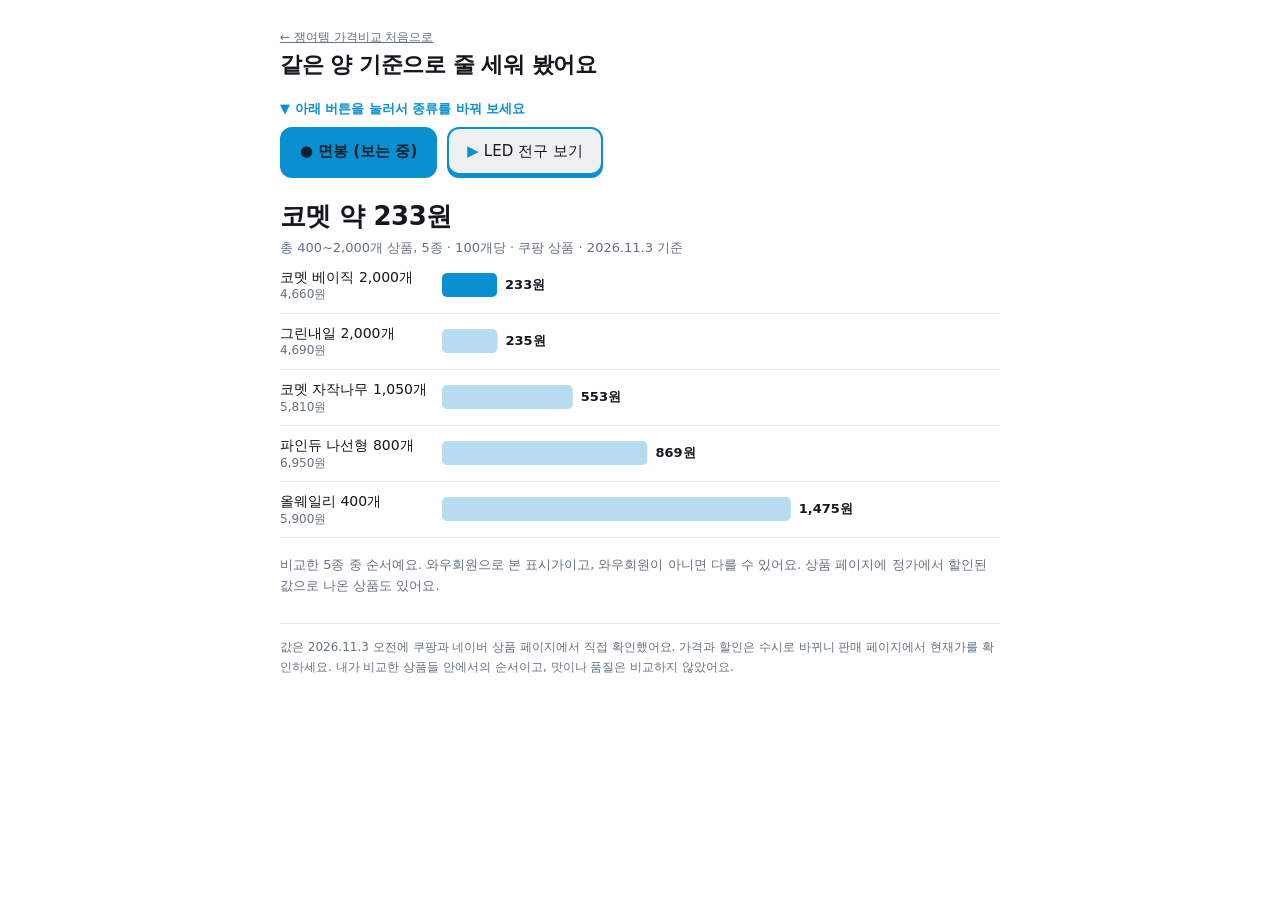
<file: graph-2026-11-03.html>
<!doctype html>
<html lang="ko">
<head>
<meta charset="utf-8">
<meta name="viewport" content="width=device-width, initial-scale=1">
<title>오늘의 쟁여템 단가 그래프 (2026.11.3)</title>
<meta property="og:title" content="오늘의 쟁여템 단가 그래프 (2026.11.3)">
<meta property="og:description" content="같은 양 기준으로 줄 세운 오늘의 비교 2종. 버튼을 눌러 종류를 바꿔 보세요.">
<meta name="description" content="같은 양 기준으로 줄 세운 오늘의 비교 2종">
<style>
:root{
  --bg:#ffffff; --fg:#14171f; --muted:#667085; --line:#e4e7ec; --chip:#eef0f4; --chip-on:#ffffff;
  --accent:#0a8fd0; --bar:#b7dcf0; --ship:#e8932b; --radius:10px;
}
@media (prefers-color-scheme: dark){
  :root{ --bg:#12161f; --fg:#f5f7fa; --muted:#98a2b3; --line:#2a303d; --chip:#222836; --chip-on:#2f3748; --accent:#38bdf8; --bar:#2c5a74; --ship:#fbbf6a; }
}
*{box-sizing:border-box}
html,body{margin:0}
body{background:var(--bg);color:var(--fg);font:15px/1.5 system-ui,-apple-system,"Segoe UI","Malgun Gothic","Apple SD Gothic Neo",sans-serif}
main{max-width:760px;margin:0 auto;padding:28px 20px 40px}
.kicker{font-size:12px;color:var(--muted)}
h1{font-size:22px;letter-spacing:-0.02em;margin:2px 0 18px}
.tabs{display:flex;gap:10px;flex-wrap:wrap;margin-bottom:22px}
.tab{border:2px solid var(--accent);background:var(--chip);color:var(--fg);font:inherit;font-size:15px;padding:11px 18px;border-radius:12px;cursor:pointer;box-shadow:0 3px 0 var(--accent)}.tab:active{transform:translateY(2px);box-shadow:0 1px 0 var(--accent)}.tab:hover{border-color:var(--accent)}.tab .mk{color:var(--accent);margin-right:5px}.hint{font-size:13px;color:var(--accent);margin:0 0 8px;font-weight:600}
.tab.on{background:var(--accent);color:#06222f;font-weight:700}.tab.on .mk{color:#06222f}
.big{font-size:26px;font-weight:700;letter-spacing:-0.02em;font-variant-numeric:tabular-nums}
.sub{font-size:13px;color:var(--muted);margin-top:2px}
.sw{display:flex;gap:8px;align-items:center;font-size:13px;color:var(--muted);margin:12px 0 2px}
.sw button{border:1px solid var(--line);background:transparent;color:var(--fg);font:inherit;font-size:13px;padding:4px 12px;border-radius:999px;cursor:pointer}
.sw button.on{background:var(--chip);font-weight:700}
.row{display:grid;grid-template-columns:minmax(104px,150px) minmax(0,1fr);gap:12px;align-items:center;padding:10px 0;border-bottom:1px solid var(--line)}
.nm{font-size:14px;line-height:1.35}
.nm small{display:block;color:var(--muted);font-size:12px}
.track{position:relative;height:24px}
.val{z-index:1}
/* 막대는 SVG로 그려요. 어두운 화면 확장 프로그램이 배경색을 덮어도 막대가 보이게 하려는 거예요. */
.barsvg{display:block;width:100%;height:24px;overflow:visible}
.barsvg rect{height:24px;transition:width .7s cubic-bezier(.2,.8,.2,1)}
.barsvg .b{fill:var(--bar)}
.barsvg .b.top{fill:var(--accent)}
.barsvg .sh{fill:var(--ship)}
.val{position:absolute;top:50%;transform:translateY(-50%);margin-left:8px;font-size:13px;font-weight:600;font-variant-numeric:tabular-nums;white-space:nowrap}
.sr{position:absolute;width:1px;height:1px;margin:-1px;padding:0;overflow:hidden;clip:rect(0,0,0,0);white-space:nowrap;border:0}
.note{font-size:13px;color:var(--muted);margin-top:16px;line-height:1.65}
.foot{font-size:12px;color:var(--muted);margin-top:26px;padding-top:14px;border-top:1px solid var(--line);line-height:1.65}
</style>
</head>
<body>
<main>
  <div class="kicker"><a href="index.html" style="color:inherit">← 쟁여템 가격비교 처음으로</a></div>
  <h1>같은 양 기준으로 줄 세워 봤어요</h1>
  <div class="hint">▼ 아래 버튼을 눌러서 종류를 바꿔 보세요</div>
  <div class="tabs" id="tabs"></div>
  <div class="big" id="big"></div>
  <div class="sub" id="basis"></div>
  <div class="sw" id="sw" style="display:none"><span>배송비</span><button data-s="0">빼고</button><button data-s="1">더해서</button></div>
  <p class="sr" id="srsum" role="status" aria-live="polite"></p>
  <div id="rows"></div>
  <div class="note" id="note"></div>
  <div class="foot">값은 2026.11.3 오전에 쿠팡과 네이버 상품 페이지에서 직접 확인했어요. 가격과 할인은 수시로 바뀌니 판매 페이지에서 현재가를 확인하세요. 내가 비교한 상품들 안에서의 순서이고, 맛이나 품질은 비교하지 않았어요.</div>
</main>
<script>
var META={"date": "2026.11.3", "cats": [{"k": "면봉", "platform": "cp", "unit": "100개당", "title": "총 400~2,000개 상품, 5종", "fmt": "won0", "ship": false, "rows": [{"name": "코멧 베이직 2,000개", "sub": "4,660원", "v": 233}, {"name": "그린내일 2,000개", "sub": "4,690원", "v": 234.50000000000003}, {"name": "코멧 자작나무 1,050개", "sub": "5,810원", "v": 553.3333333333334}, {"name": "파인듀 나선형 800개", "sub": "6,950원", "v": 868.75}, {"name": "올웨일리 400개", "sub": "5,900원", "v": 1475}], "note": "와우회원으로 본 표시가이고, 와우회원이 아니면 다를 수 있어요. 상품 페이지에 정가에서 할인된 값으로 나온 상품도 있어요."}, {"k": "LED 전구", "platform": "cp", "unit": "1개당", "title": "12W, 소켓 E26 표기 상품 4종", "fmt": "won0", "ship": false, "rows": [{"name": "닥터룩스 10개", "sub": "9,900원", "v": 990}, {"name": "비츠온 벌브 3개", "sub": "3,090원", "v": 1030}, {"name": "번개표 4개", "sub": "5,310원", "v": 1327.5}, {"name": "코넬 빛샘 3개 (전구색)", "sub": "5,330원", "v": 1776.6666666666667}], "note": "와우회원으로 본 표시가이고, 와우회원이 아니면 다를 수 있어요. 코넬 빛샘만 볼 모양 전구색이에요."}]};
var F={won0:function(v){return Math.round(v).toLocaleString('ko-KR')+'원'},won1:function(v){return v.toFixed(1)+'원'}};
var PL={cp:'쿠팡 상품',nv:'네이버 상품'};
var D=META.cats.map(function(c){return {k:c.k,unit:c.unit,title:c.title,plat:PL[c.platform]||'',fmt:F[c.fmt]||F.won0,ship:!!c.ship,note:c.note||'',
 items:c.rows.map(function(r){return [r.name,r.sub,r.v,r.extra||0]}),
 head:function(a){return a[0][0].split(' ')[0]+' 약 '+(c.fmt=='won1'?a[0][2].toFixed(1):Math.round(a[0][2]).toLocaleString('ko-KR'))+'원'}}});
var cur=0,withShip=0;
function esc(s){return String(s).replace(/[&<>]/g,function(c){return {'&':'&amp;','<':'&lt;','>':'&gt;'}[c]})}
function draw(){
 var d=D[cur];
 var arr=d.items.map(function(x){return [x[0],x[1],x[2]+(d.ship&&withShip?x[3]:0),x[3]]}).sort(function(a,b){return a[2]-b[2]});
 document.getElementById('big').textContent=d.head(arr);
 document.getElementById('basis').textContent=d.title+' · '+d.unit+(d.ship&&withShip?' · 배송비 포함':'')+(d.plat?' · '+d.plat:'')+' · '+META.date+' 기준';
 document.getElementById('sw').style.display=d.ship?'flex':'none';
 document.getElementById('srsum').textContent=d.k+' '+d.unit+(d.ship&&withShip?' 배송비 포함':'')+' 순서: '+arr.map(function(x,i){return (i+1)+'번 '+x[0]+' '+d.fmt(x[2])}).join(', ')+'. '+META.date+' 기준이에요.';
 var max=Math.max.apply(null,arr.map(function(x){return x[2]}))*1.6;
 document.getElementById('rows').innerHTML=arr.map(function(x,i){
  var T=x[2]/max*100, sp=(d.ship&&withShip&&x[3])?x[3]/x[2]:0;
  var svg='<svg class="barsvg" aria-hidden="true"><rect class="b'+(i==0?' top':'')+'" x="0" y="0" rx="5" width="0" data-w="'+T+'"></rect>'+(sp?'<rect class="sh" y="0" rx="0" width="0" data-x="'+(T*(1-sp))+'" data-w="'+(T*sp)+'" x="'+(T*(1-sp))+'%"></rect>':'')+'</svg>';
  return '<div class="row"><div class="nm">'+esc(x[0])+'<small>'+esc(x[1])+(d.ship&&x[3]&&withShip?' (배송비 더한 값)':'')+'</small></div><div class="track">'+svg+'<span class="val" data-w="'+T+'">'+d.fmt(x[2])+'</span></div></div>';
 }).join('');
 requestAnimationFrame(function(){requestAnimationFrame(function(){
  document.querySelectorAll('.barsvg rect').forEach(function(b){b.style.width=b.dataset.w+'%'});
  document.querySelectorAll('.val').forEach(function(v){v.style.left=v.dataset.w+'%'});
 })});
 document.getElementById('note').textContent='비교한 '+arr.length+'종 중 순서예요. '+d.note;
 document.querySelectorAll('.tab').forEach(function(t,i){t.classList.toggle('on',i==cur);t.innerHTML='<span class="mk">'+(i==cur?'●':'▶')+'</span>'+esc(D[i].k)+(i==cur?' (보는 중)':' 보기')});
 document.querySelectorAll('#sw button').forEach(function(b){b.classList.toggle('on',+b.dataset.s==withShip);b.setAttribute('aria-pressed',+b.dataset.s==withShip?'true':'false')});
}
document.getElementById('tabs').innerHTML=D.map(function(d,i){return '<button class="tab" data-i="'+i+'">'+d.k+'</button>'}).join('');
document.getElementById('tabs').onclick=function(e){var b=e.target.closest('.tab');if(b){cur=+b.dataset.i;withShip=0;draw()}};

document.getElementById('sw').onclick=function(e){var s=e.target.dataset.s;if(s!=null){withShip=+s;draw()}};
draw();
</script>
</body>
</html>
</file>
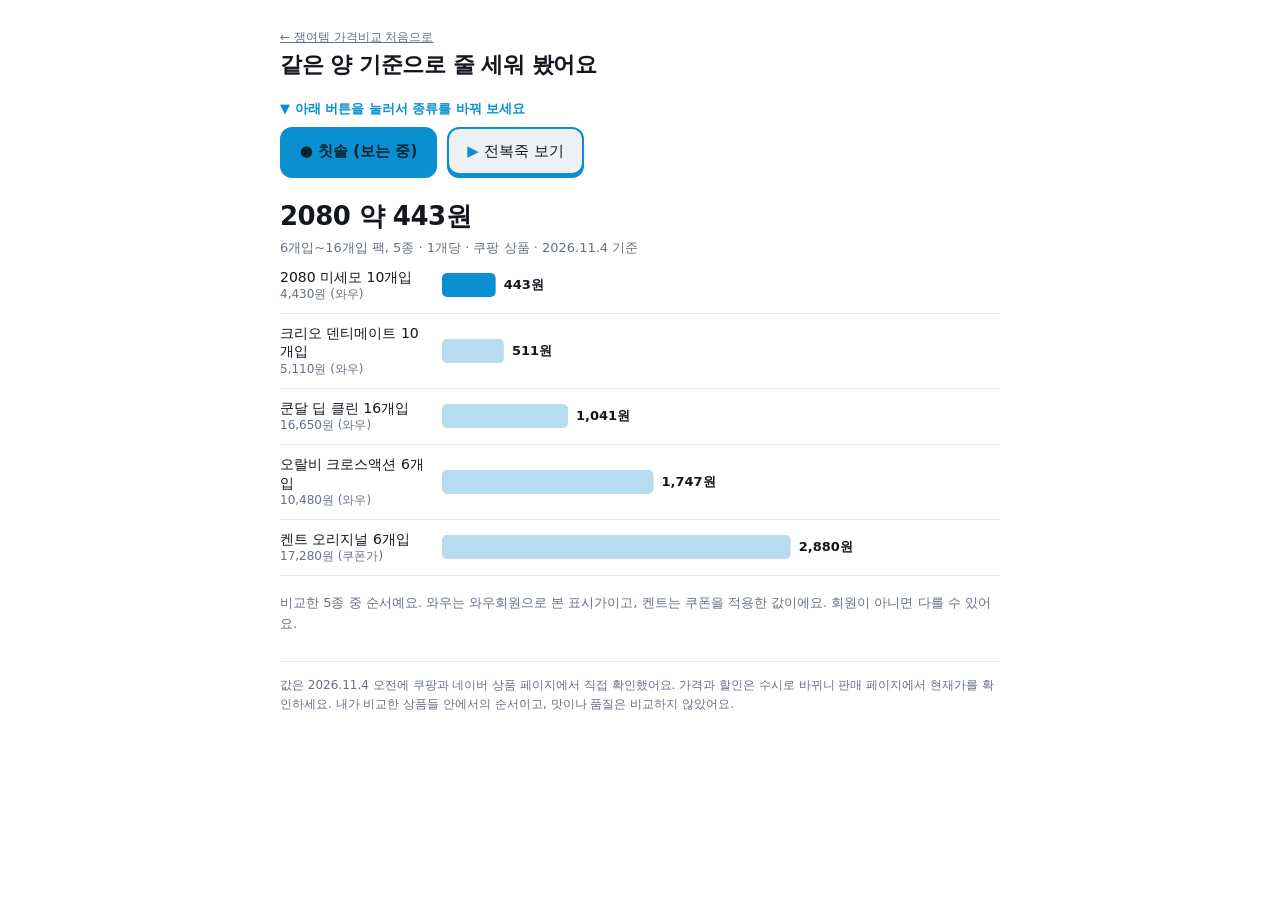
<file: graph-2026-11-04.html>
<!doctype html>
<html lang="ko">
<head>
<meta charset="utf-8">
<meta name="viewport" content="width=device-width, initial-scale=1">
<title>오늘의 쟁여템 단가 그래프 (2026.11.4)</title>
<meta property="og:title" content="오늘의 쟁여템 단가 그래프 (2026.11.4)">
<meta property="og:description" content="같은 양 기준으로 줄 세운 오늘의 비교 2종. 버튼을 눌러 종류를 바꿔 보세요.">
<meta name="description" content="같은 양 기준으로 줄 세운 오늘의 비교 2종">
<style>
:root{
  --bg:#ffffff; --fg:#14171f; --muted:#667085; --line:#e4e7ec; --chip:#eef0f4; --chip-on:#ffffff;
  --accent:#0a8fd0; --bar:#b7dcf0; --ship:#e8932b; --radius:10px;
}
@media (prefers-color-scheme: dark){
  :root{ --bg:#12161f; --fg:#f5f7fa; --muted:#98a2b3; --line:#2a303d; --chip:#222836; --chip-on:#2f3748; --accent:#38bdf8; --bar:#2c5a74; --ship:#fbbf6a; }
}
*{box-sizing:border-box}
html,body{margin:0}
body{background:var(--bg);color:var(--fg);font:15px/1.5 system-ui,-apple-system,"Segoe UI","Malgun Gothic","Apple SD Gothic Neo",sans-serif}
main{max-width:760px;margin:0 auto;padding:28px 20px 40px}
.kicker{font-size:12px;color:var(--muted)}
h1{font-size:22px;letter-spacing:-0.02em;margin:2px 0 18px}
.tabs{display:flex;gap:10px;flex-wrap:wrap;margin-bottom:22px}
.tab{border:2px solid var(--accent);background:var(--chip);color:var(--fg);font:inherit;font-size:15px;padding:11px 18px;border-radius:12px;cursor:pointer;box-shadow:0 3px 0 var(--accent)}.tab:active{transform:translateY(2px);box-shadow:0 1px 0 var(--accent)}.tab:hover{border-color:var(--accent)}.tab .mk{color:var(--accent);margin-right:5px}.hint{font-size:13px;color:var(--accent);margin:0 0 8px;font-weight:600}
.tab.on{background:var(--accent);color:#06222f;font-weight:700}.tab.on .mk{color:#06222f}
.big{font-size:26px;font-weight:700;letter-spacing:-0.02em;font-variant-numeric:tabular-nums}
.sub{font-size:13px;color:var(--muted);margin-top:2px}
.sw{display:flex;gap:8px;align-items:center;font-size:13px;color:var(--muted);margin:12px 0 2px}
.sw button{border:1px solid var(--line);background:transparent;color:var(--fg);font:inherit;font-size:13px;padding:4px 12px;border-radius:999px;cursor:pointer}
.sw button.on{background:var(--chip);font-weight:700}
.row{display:grid;grid-template-columns:minmax(104px,150px) minmax(0,1fr);gap:12px;align-items:center;padding:10px 0;border-bottom:1px solid var(--line)}
.nm{font-size:14px;line-height:1.35}
.nm small{display:block;color:var(--muted);font-size:12px}
.track{position:relative;height:24px}
.val{z-index:1}
/* 막대는 SVG로 그려요. 어두운 화면 확장 프로그램이 배경색을 덮어도 막대가 보이게 하려는 거예요. */
.barsvg{display:block;width:100%;height:24px;overflow:visible}
.barsvg rect{height:24px;transition:width .7s cubic-bezier(.2,.8,.2,1)}
.barsvg .b{fill:var(--bar)}
.barsvg .b.top{fill:var(--accent)}
.barsvg .sh{fill:var(--ship)}
.val{position:absolute;top:50%;transform:translateY(-50%);margin-left:8px;font-size:13px;font-weight:600;font-variant-numeric:tabular-nums;white-space:nowrap}
.sr{position:absolute;width:1px;height:1px;margin:-1px;padding:0;overflow:hidden;clip:rect(0,0,0,0);white-space:nowrap;border:0}
.note{font-size:13px;color:var(--muted);margin-top:16px;line-height:1.65}
.foot{font-size:12px;color:var(--muted);margin-top:26px;padding-top:14px;border-top:1px solid var(--line);line-height:1.65}
</style>
</head>
<body>
<main>
  <div class="kicker"><a href="index.html" style="color:inherit">← 쟁여템 가격비교 처음으로</a></div>
  <h1>같은 양 기준으로 줄 세워 봤어요</h1>
  <div class="hint">▼ 아래 버튼을 눌러서 종류를 바꿔 보세요</div>
  <div class="tabs" id="tabs"></div>
  <div class="big" id="big"></div>
  <div class="sub" id="basis"></div>
  <div class="sw" id="sw" style="display:none"><span>배송비</span><button data-s="0">빼고</button><button data-s="1">더해서</button></div>
  <p class="sr" id="srsum" role="status" aria-live="polite"></p>
  <div id="rows"></div>
  <div class="note" id="note"></div>
  <div class="foot">값은 2026.11.4 오전에 쿠팡과 네이버 상품 페이지에서 직접 확인했어요. 가격과 할인은 수시로 바뀌니 판매 페이지에서 현재가를 확인하세요. 내가 비교한 상품들 안에서의 순서이고, 맛이나 품질은 비교하지 않았어요.</div>
</main>
<script>
var META={"date": "2026.11.4", "cats": [{"k": "칫솔", "platform": "cp", "unit": "1개당", "title": "6개입~16개입 팩, 5종", "fmt": "won0", "ship": false, "rows": [{"name": "2080 미세모 10개입", "sub": "4,430원 (와우)", "v": 443}, {"name": "크리오 덴티메이트 10개입", "sub": "5,110원 (와우)", "v": 511}, {"name": "쿤달 딥 클린 16개입", "sub": "16,650원 (와우)", "v": 1040.625}, {"name": "오랄비 크로스액션 6개입", "sub": "10,480원 (와우)", "v": 1746.6666666666667}, {"name": "켄트 오리지널 6개입", "sub": "17,280원 (쿠폰가)", "v": 2880}], "note": "와우는 와우회원으로 본 표시가이고, 켄트는 쿠폰을 적용한 값이에요. 회원이 아니면 다를 수 있어요."}, {"k": "전복죽", "platform": "nv", "unit": "100g당", "title": "팩 수와 무게가 다른 상품, 4종", "fmt": "won0", "ship": true, "rows": [{"name": "오뚜기 용기죽 285g 12개", "sub": "44,900원 배송비 무료", "v": 1312.8654970760233}, {"name": "여수해적 260g 3개", "sub": "36,800원 배송비 4,000원", "v": 4717.948717948719, "extra": 512.8205128205128}, {"name": "코시롱제주 190g 5개", "sub": "46,000원 배송비 4,000원", "v": 4842.105263157894, "extra": 421.05263157894734}, {"name": "기장끝집 오직 전복죽 5팩", "sub": "50,000원 배송비 4,000원", "v": 5102, "extra": 408.16}], "note": "여수해적, 코시롱제주, 기장끝집은 배송비 4,000원이 따로 있어요(주황색). 기장끝집 무게는 판매 페이지에 표시된 100g당 값을 썼고, 쿠폰은 계산에 넣지 않았어요."}]};
var F={won0:function(v){return Math.round(v).toLocaleString('ko-KR')+'원'},won1:function(v){return v.toFixed(1)+'원'}};
var PL={cp:'쿠팡 상품',nv:'네이버 상품'};
var D=META.cats.map(function(c){return {k:c.k,unit:c.unit,title:c.title,plat:PL[c.platform]||'',fmt:F[c.fmt]||F.won0,ship:!!c.ship,note:c.note||'',
 items:c.rows.map(function(r){return [r.name,r.sub,r.v,r.extra||0]}),
 head:function(a){return a[0][0].split(' ')[0]+' 약 '+(c.fmt=='won1'?a[0][2].toFixed(1):Math.round(a[0][2]).toLocaleString('ko-KR'))+'원'}}});
var cur=0,withShip=0;
function esc(s){return String(s).replace(/[&<>]/g,function(c){return {'&':'&amp;','<':'&lt;','>':'&gt;'}[c]})}
function draw(){
 var d=D[cur];
 var arr=d.items.map(function(x){return [x[0],x[1],x[2]+(d.ship&&withShip?x[3]:0),x[3]]}).sort(function(a,b){return a[2]-b[2]});
 document.getElementById('big').textContent=d.head(arr);
 document.getElementById('basis').textContent=d.title+' · '+d.unit+(d.ship&&withShip?' · 배송비 포함':'')+(d.plat?' · '+d.plat:'')+' · '+META.date+' 기준';
 document.getElementById('sw').style.display=d.ship?'flex':'none';
 document.getElementById('srsum').textContent=d.k+' '+d.unit+(d.ship&&withShip?' 배송비 포함':'')+' 순서: '+arr.map(function(x,i){return (i+1)+'번 '+x[0]+' '+d.fmt(x[2])}).join(', ')+'. '+META.date+' 기준이에요.';
 var max=Math.max.apply(null,arr.map(function(x){return x[2]}))*1.6;
 document.getElementById('rows').innerHTML=arr.map(function(x,i){
  var T=x[2]/max*100, sp=(d.ship&&withShip&&x[3])?x[3]/x[2]:0;
  var svg='<svg class="barsvg" aria-hidden="true"><rect class="b'+(i==0?' top':'')+'" x="0" y="0" rx="5" width="0" data-w="'+T+'"></rect>'+(sp?'<rect class="sh" y="0" rx="0" width="0" data-x="'+(T*(1-sp))+'" data-w="'+(T*sp)+'" x="'+(T*(1-sp))+'%"></rect>':'')+'</svg>';
  return '<div class="row"><div class="nm">'+esc(x[0])+'<small>'+esc(x[1])+(d.ship&&x[3]&&withShip?' (배송비 더한 값)':'')+'</small></div><div class="track">'+svg+'<span class="val" data-w="'+T+'">'+d.fmt(x[2])+'</span></div></div>';
 }).join('');
 requestAnimationFrame(function(){requestAnimationFrame(function(){
  document.querySelectorAll('.barsvg rect').forEach(function(b){b.style.width=b.dataset.w+'%'});
  document.querySelectorAll('.val').forEach(function(v){v.style.left=v.dataset.w+'%'});
 })});
 document.getElementById('note').textContent='비교한 '+arr.length+'종 중 순서예요. '+d.note;
 document.querySelectorAll('.tab').forEach(function(t,i){t.classList.toggle('on',i==cur);t.innerHTML='<span class="mk">'+(i==cur?'●':'▶')+'</span>'+esc(D[i].k)+(i==cur?' (보는 중)':' 보기')});
 document.querySelectorAll('#sw button').forEach(function(b){b.classList.toggle('on',+b.dataset.s==withShip);b.setAttribute('aria-pressed',+b.dataset.s==withShip?'true':'false')});
}
document.getElementById('tabs').innerHTML=D.map(function(d,i){return '<button class="tab" data-i="'+i+'">'+d.k+'</button>'}).join('');
document.getElementById('tabs').onclick=function(e){var b=e.target.closest('.tab');if(b){cur=+b.dataset.i;withShip=0;draw()}};

document.getElementById('sw').onclick=function(e){var s=e.target.dataset.s;if(s!=null){withShip=+s;draw()}};
draw();
</script>
</body>
</html>
</file>
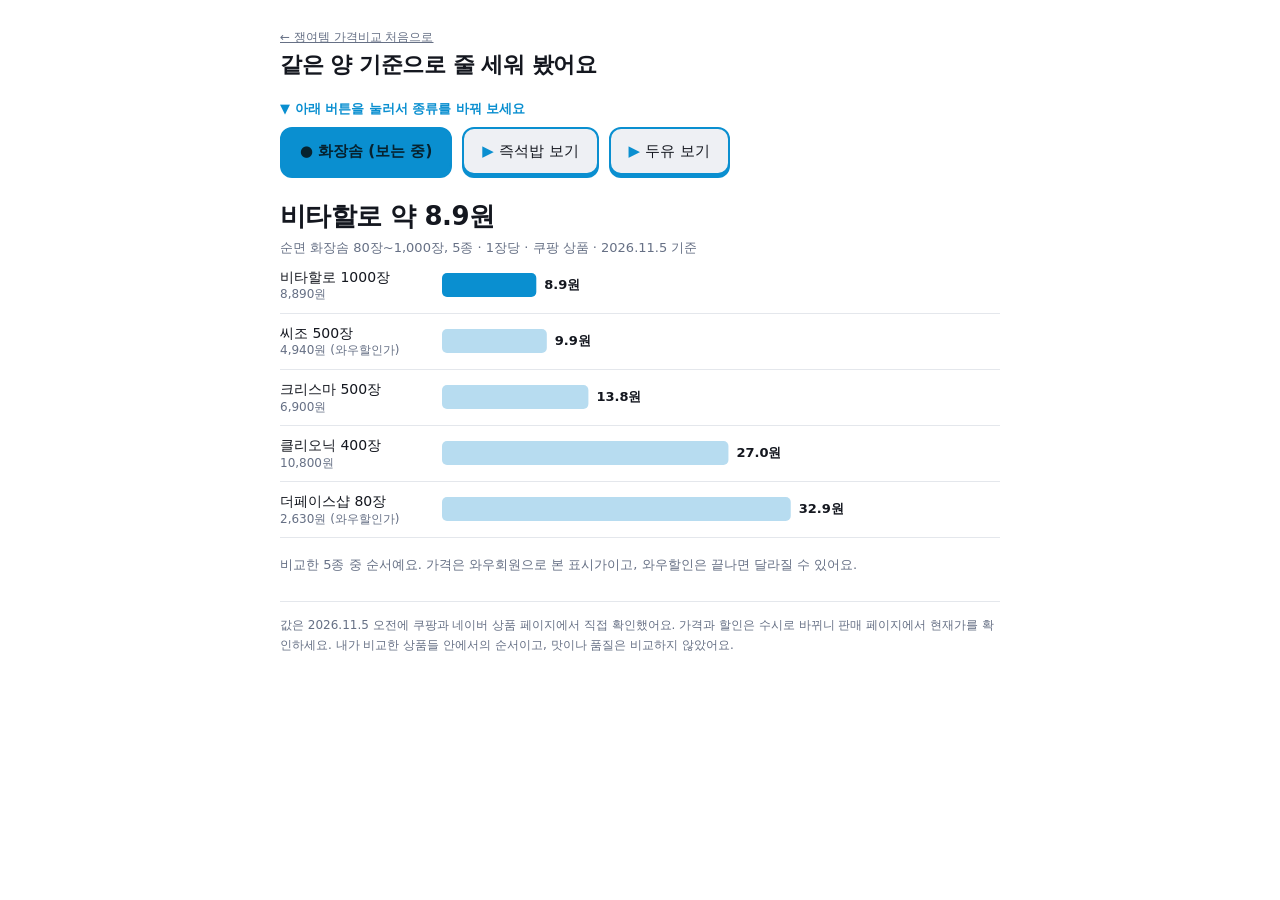
<file: graph-2026-11-05.html>
<!doctype html>
<html lang="ko">
<head>
<meta charset="utf-8">
<meta name="viewport" content="width=device-width, initial-scale=1">
<title>오늘의 쟁여템 단가 그래프 (2026.11.5)</title>
<meta property="og:title" content="오늘의 쟁여템 단가 그래프 (2026.11.5)">
<meta property="og:description" content="같은 양 기준으로 줄 세운 오늘의 비교 3종. 버튼을 눌러 종류를 바꿔 보세요.">
<meta name="description" content="같은 양 기준으로 줄 세운 오늘의 비교 3종">
<style>
:root{
  --bg:#ffffff; --fg:#14171f; --muted:#667085; --line:#e4e7ec; --chip:#eef0f4; --chip-on:#ffffff;
  --accent:#0a8fd0; --bar:#b7dcf0; --ship:#e8932b; --radius:10px;
}
@media (prefers-color-scheme: dark){
  :root{ --bg:#12161f; --fg:#f5f7fa; --muted:#98a2b3; --line:#2a303d; --chip:#222836; --chip-on:#2f3748; --accent:#38bdf8; --bar:#2c5a74; --ship:#fbbf6a; }
}
*{box-sizing:border-box}
html,body{margin:0}
body{background:var(--bg);color:var(--fg);font:15px/1.5 system-ui,-apple-system,"Segoe UI","Malgun Gothic","Apple SD Gothic Neo",sans-serif}
main{max-width:760px;margin:0 auto;padding:28px 20px 40px}
.kicker{font-size:12px;color:var(--muted)}
h1{font-size:22px;letter-spacing:-0.02em;margin:2px 0 18px}
.tabs{display:flex;gap:10px;flex-wrap:wrap;margin-bottom:22px}
.tab{border:2px solid var(--accent);background:var(--chip);color:var(--fg);font:inherit;font-size:15px;padding:11px 18px;border-radius:12px;cursor:pointer;box-shadow:0 3px 0 var(--accent)}.tab:active{transform:translateY(2px);box-shadow:0 1px 0 var(--accent)}.tab:hover{border-color:var(--accent)}.tab .mk{color:var(--accent);margin-right:5px}.hint{font-size:13px;color:var(--accent);margin:0 0 8px;font-weight:600}
.tab.on{background:var(--accent);color:#06222f;font-weight:700}.tab.on .mk{color:#06222f}
.big{font-size:26px;font-weight:700;letter-spacing:-0.02em;font-variant-numeric:tabular-nums}
.sub{font-size:13px;color:var(--muted);margin-top:2px}
.sw{display:flex;gap:8px;align-items:center;font-size:13px;color:var(--muted);margin:12px 0 2px}
.sw button{border:1px solid var(--line);background:transparent;color:var(--fg);font:inherit;font-size:13px;padding:4px 12px;border-radius:999px;cursor:pointer}
.sw button.on{background:var(--chip);font-weight:700}
.row{display:grid;grid-template-columns:minmax(104px,150px) minmax(0,1fr);gap:12px;align-items:center;padding:10px 0;border-bottom:1px solid var(--line)}
.nm{font-size:14px;line-height:1.35}
.nm small{display:block;color:var(--muted);font-size:12px}
.track{position:relative;height:24px}
.val{z-index:1}
/* 막대는 SVG로 그려요. 어두운 화면 확장 프로그램이 배경색을 덮어도 막대가 보이게 하려는 거예요. */
.barsvg{display:block;width:100%;height:24px;overflow:visible}
.barsvg rect{height:24px;transition:width .7s cubic-bezier(.2,.8,.2,1)}
.barsvg .b{fill:var(--bar)}
.barsvg .b.top{fill:var(--accent)}
.barsvg .sh{fill:var(--ship)}
.val{position:absolute;top:50%;transform:translateY(-50%);margin-left:8px;font-size:13px;font-weight:600;font-variant-numeric:tabular-nums;white-space:nowrap}
.sr{position:absolute;width:1px;height:1px;margin:-1px;padding:0;overflow:hidden;clip:rect(0,0,0,0);white-space:nowrap;border:0}
.note{font-size:13px;color:var(--muted);margin-top:16px;line-height:1.65}
.foot{font-size:12px;color:var(--muted);margin-top:26px;padding-top:14px;border-top:1px solid var(--line);line-height:1.65}
</style>
</head>
<body>
<main>
  <div class="kicker"><a href="index.html" style="color:inherit">← 쟁여템 가격비교 처음으로</a></div>
  <h1>같은 양 기준으로 줄 세워 봤어요</h1>
  <div class="hint">▼ 아래 버튼을 눌러서 종류를 바꿔 보세요</div>
  <div class="tabs" id="tabs"></div>
  <div class="big" id="big"></div>
  <div class="sub" id="basis"></div>
  <div class="sw" id="sw" style="display:none"><span>배송비</span><button data-s="0">빼고</button><button data-s="1">더해서</button></div>
  <p class="sr" id="srsum" role="status" aria-live="polite"></p>
  <div id="rows"></div>
  <div class="note" id="note"></div>
  <div class="foot">값은 2026.11.5 오전에 쿠팡과 네이버 상품 페이지에서 직접 확인했어요. 가격과 할인은 수시로 바뀌니 판매 페이지에서 현재가를 확인하세요. 내가 비교한 상품들 안에서의 순서이고, 맛이나 품질은 비교하지 않았어요.</div>
</main>
<script>
var META={"date": "2026.11.5", "cats": [{"k": "화장솜", "platform": "cp", "unit": "1장당", "title": "순면 화장솜 80장~1,000장, 5종", "fmt": "won1", "ship": false, "rows": [{"name": "비타할로 1000장", "sub": "8,890원", "v": 8.89}, {"name": "씨조 500장", "sub": "4,940원 (와우할인가)", "v": 9.88}, {"name": "크리스마 500장", "sub": "6,900원", "v": 13.8}, {"name": "클리오닉 400장", "sub": "10,800원", "v": 27}, {"name": "더페이스샵 80장", "sub": "2,630원 (와우할인가)", "v": 32.875}], "note": "가격은 와우회원으로 본 표시가이고, 와우할인은 끝나면 달라질 수 있어요."}, {"k": "즉석밥", "platform": "nv", "unit": "100g당", "title": "150g~210g 즉석밥, 5종", "fmt": "won0", "ship": true, "rows": [{"name": "오뚜기 흰밥 200g 30개", "sub": "39,900원", "v": 665}, {"name": "한채원 현미밥 180g 24개", "sub": "29,500원", "v": 682.8703703703703}, {"name": "오뚜기 발아현미 210g 36개", "sub": "54,900원", "v": 726.1904761904761}, {"name": "오뚜기 작은밥 150g 30개", "sub": "44,320원", "v": 984.8888888888888}, {"name": "싸리재 찰밥 200g 5개", "sub": "21,000원, 배송비 4,000원", "v": 2100, "extra": 400}], "note": "싸리재만 배송비 4,000원이 따로 있어요(주황색). 쿠폰은 계산에 넣지 않았어요."}, {"k": "두유", "platform": "cp", "unit": "100ml당", "title": "190ml 두유, 5종", "fmt": "won0", "ship": false, "rows": [{"name": "곰곰 아몬드와 호두 24개", "sub": "8,840원", "v": 193.859649122807}, {"name": "맛있는두유GT 24개", "sub": "9,090원 (쿠폰가)", "v": 199.3421052631579}, {"name": "베지밀 비 48개", "sub": "24,150원", "v": 264.8026315789474}, {"name": "삼육두유 64개", "sub": "33,120원", "v": 272.3684210526316}, {"name": "매일두유 99.9 24개", "sub": "14,450원 (쿠폰가)", "v": 316.8859649122807}], "note": "가격은 와우회원으로 본 표시가이고, 쿠폰가는 쿠폰이 빠지면 달라질 수 있어요."}]};
var F={won0:function(v){return Math.round(v).toLocaleString('ko-KR')+'원'},won1:function(v){return v.toFixed(1)+'원'}};
var PL={cp:'쿠팡 상품',nv:'네이버 상품'};
var D=META.cats.map(function(c){return {k:c.k,unit:c.unit,title:c.title,plat:PL[c.platform]||'',fmt:F[c.fmt]||F.won0,ship:!!c.ship,note:c.note||'',
 items:c.rows.map(function(r){return [r.name,r.sub,r.v,r.extra||0]}),
 head:function(a){return a[0][0].split(' ')[0]+' 약 '+(c.fmt=='won1'?a[0][2].toFixed(1):Math.round(a[0][2]).toLocaleString('ko-KR'))+'원'}}});
var cur=0,withShip=0;
function esc(s){return String(s).replace(/[&<>]/g,function(c){return {'&':'&amp;','<':'&lt;','>':'&gt;'}[c]})}
function draw(){
 var d=D[cur];
 var arr=d.items.map(function(x){return [x[0],x[1],x[2]+(d.ship&&withShip?x[3]:0),x[3]]}).sort(function(a,b){return a[2]-b[2]});
 document.getElementById('big').textContent=d.head(arr);
 document.getElementById('basis').textContent=d.title+' · '+d.unit+(d.ship&&withShip?' · 배송비 포함':'')+(d.plat?' · '+d.plat:'')+' · '+META.date+' 기준';
 document.getElementById('sw').style.display=d.ship?'flex':'none';
 document.getElementById('srsum').textContent=d.k+' '+d.unit+(d.ship&&withShip?' 배송비 포함':'')+' 순서: '+arr.map(function(x,i){return (i+1)+'번 '+x[0]+' '+d.fmt(x[2])}).join(', ')+'. '+META.date+' 기준이에요.';
 var max=Math.max.apply(null,arr.map(function(x){return x[2]}))*1.6;
 document.getElementById('rows').innerHTML=arr.map(function(x,i){
  var T=x[2]/max*100, sp=(d.ship&&withShip&&x[3])?x[3]/x[2]:0;
  var svg='<svg class="barsvg" aria-hidden="true"><rect class="b'+(i==0?' top':'')+'" x="0" y="0" rx="5" width="0" data-w="'+T+'"></rect>'+(sp?'<rect class="sh" y="0" rx="0" width="0" data-x="'+(T*(1-sp))+'" data-w="'+(T*sp)+'" x="'+(T*(1-sp))+'%"></rect>':'')+'</svg>';
  return '<div class="row"><div class="nm">'+esc(x[0])+'<small>'+esc(x[1])+(d.ship&&x[3]&&withShip?' (배송비 더한 값)':'')+'</small></div><div class="track">'+svg+'<span class="val" data-w="'+T+'">'+d.fmt(x[2])+'</span></div></div>';
 }).join('');
 requestAnimationFrame(function(){requestAnimationFrame(function(){
  document.querySelectorAll('.barsvg rect').forEach(function(b){b.style.width=b.dataset.w+'%'});
  document.querySelectorAll('.val').forEach(function(v){v.style.left=v.dataset.w+'%'});
 })});
 document.getElementById('note').textContent='비교한 '+arr.length+'종 중 순서예요. '+d.note;
 document.querySelectorAll('.tab').forEach(function(t,i){t.classList.toggle('on',i==cur);t.innerHTML='<span class="mk">'+(i==cur?'●':'▶')+'</span>'+esc(D[i].k)+(i==cur?' (보는 중)':' 보기')});
 document.querySelectorAll('#sw button').forEach(function(b){b.classList.toggle('on',+b.dataset.s==withShip);b.setAttribute('aria-pressed',+b.dataset.s==withShip?'true':'false')});
}
document.getElementById('tabs').innerHTML=D.map(function(d,i){return '<button class="tab" data-i="'+i+'">'+d.k+'</button>'}).join('');
document.getElementById('tabs').onclick=function(e){var b=e.target.closest('.tab');if(b){cur=+b.dataset.i;withShip=0;draw()}};

document.getElementById('sw').onclick=function(e){var s=e.target.dataset.s;if(s!=null){withShip=+s;draw()}};
draw();
</script>
</body>
</html>
</file>
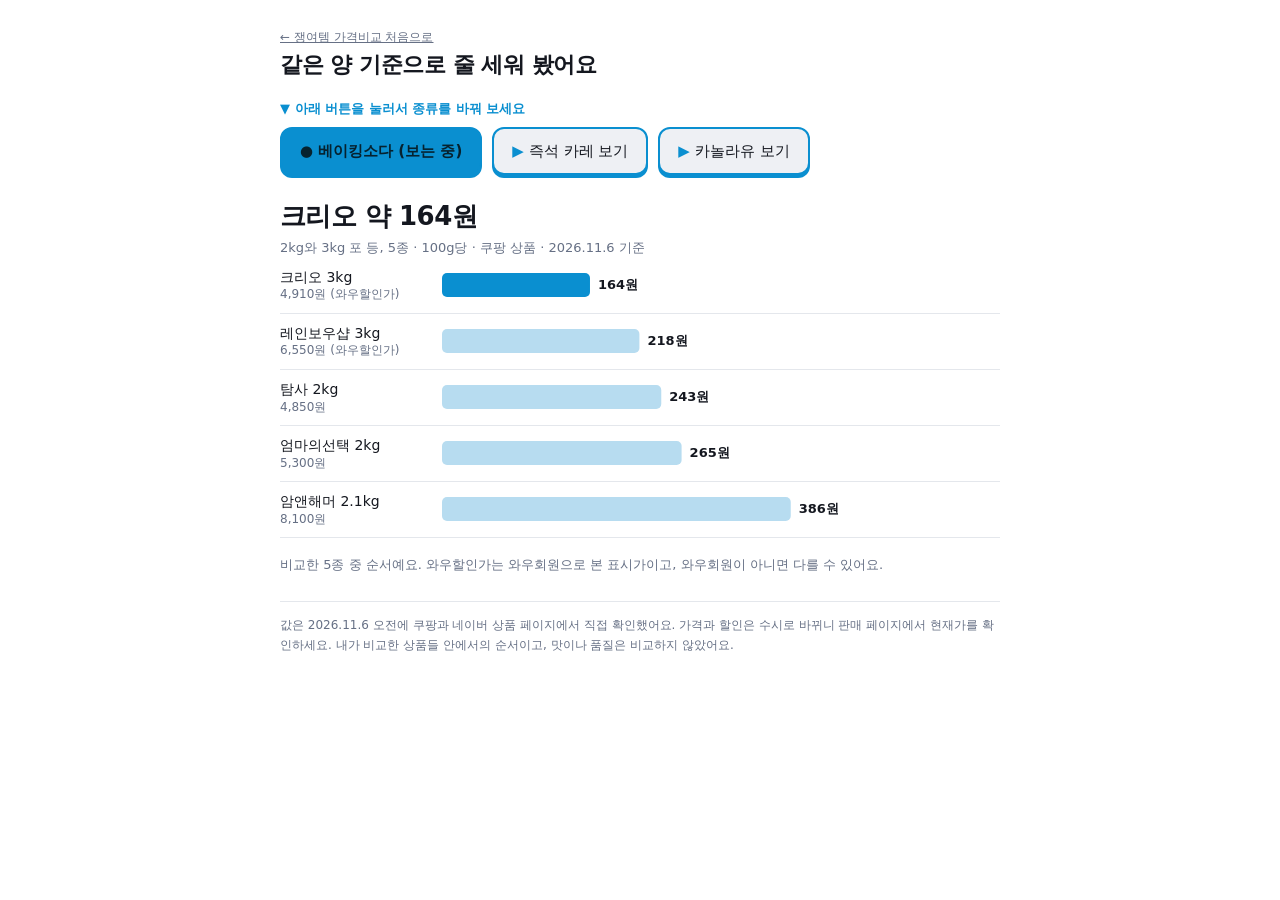
<file: graph-2026-11-06.html>
<!doctype html>
<html lang="ko">
<head>
<meta charset="utf-8">
<meta name="viewport" content="width=device-width, initial-scale=1">
<title>오늘의 쟁여템 단가 그래프 (2026.11.6)</title>
<meta property="og:title" content="오늘의 쟁여템 단가 그래프 (2026.11.6)">
<meta property="og:description" content="같은 양 기준으로 줄 세운 오늘의 비교 3종. 버튼을 눌러 종류를 바꿔 보세요.">
<meta name="description" content="같은 양 기준으로 줄 세운 오늘의 비교 3종">
<style>
:root{
  --bg:#ffffff; --fg:#14171f; --muted:#667085; --line:#e4e7ec; --chip:#eef0f4; --chip-on:#ffffff;
  --accent:#0a8fd0; --bar:#b7dcf0; --ship:#e8932b; --radius:10px;
}
@media (prefers-color-scheme: dark){
  :root{ --bg:#12161f; --fg:#f5f7fa; --muted:#98a2b3; --line:#2a303d; --chip:#222836; --chip-on:#2f3748; --accent:#38bdf8; --bar:#2c5a74; --ship:#fbbf6a; }
}
*{box-sizing:border-box}
html,body{margin:0}
body{background:var(--bg);color:var(--fg);font:15px/1.5 system-ui,-apple-system,"Segoe UI","Malgun Gothic","Apple SD Gothic Neo",sans-serif}
main{max-width:760px;margin:0 auto;padding:28px 20px 40px}
.kicker{font-size:12px;color:var(--muted)}
h1{font-size:22px;letter-spacing:-0.02em;margin:2px 0 18px}
.tabs{display:flex;gap:10px;flex-wrap:wrap;margin-bottom:22px}
.tab{border:2px solid var(--accent);background:var(--chip);color:var(--fg);font:inherit;font-size:15px;padding:11px 18px;border-radius:12px;cursor:pointer;box-shadow:0 3px 0 var(--accent)}.tab:active{transform:translateY(2px);box-shadow:0 1px 0 var(--accent)}.tab:hover{border-color:var(--accent)}.tab .mk{color:var(--accent);margin-right:5px}.hint{font-size:13px;color:var(--accent);margin:0 0 8px;font-weight:600}
.tab.on{background:var(--accent);color:#06222f;font-weight:700}.tab.on .mk{color:#06222f}
.big{font-size:26px;font-weight:700;letter-spacing:-0.02em;font-variant-numeric:tabular-nums}
.sub{font-size:13px;color:var(--muted);margin-top:2px}
.sw{display:flex;gap:8px;align-items:center;font-size:13px;color:var(--muted);margin:12px 0 2px}
.sw button{border:1px solid var(--line);background:transparent;color:var(--fg);font:inherit;font-size:13px;padding:4px 12px;border-radius:999px;cursor:pointer}
.sw button.on{background:var(--chip);font-weight:700}
.row{display:grid;grid-template-columns:minmax(104px,150px) minmax(0,1fr);gap:12px;align-items:center;padding:10px 0;border-bottom:1px solid var(--line)}
.nm{font-size:14px;line-height:1.35}
.nm small{display:block;color:var(--muted);font-size:12px}
.track{position:relative;height:24px}
.val{z-index:1}
/* 막대는 SVG로 그려요. 어두운 화면 확장 프로그램이 배경색을 덮어도 막대가 보이게 하려는 거예요. */
.barsvg{display:block;width:100%;height:24px;overflow:visible}
.barsvg rect{height:24px;transition:width .7s cubic-bezier(.2,.8,.2,1)}
.barsvg .b{fill:var(--bar)}
.barsvg .b.top{fill:var(--accent)}
.barsvg .sh{fill:var(--ship)}
.val{position:absolute;top:50%;transform:translateY(-50%);margin-left:8px;font-size:13px;font-weight:600;font-variant-numeric:tabular-nums;white-space:nowrap}
.sr{position:absolute;width:1px;height:1px;margin:-1px;padding:0;overflow:hidden;clip:rect(0,0,0,0);white-space:nowrap;border:0}
.note{font-size:13px;color:var(--muted);margin-top:16px;line-height:1.65}
.foot{font-size:12px;color:var(--muted);margin-top:26px;padding-top:14px;border-top:1px solid var(--line);line-height:1.65}
</style>
</head>
<body>
<main>
  <div class="kicker"><a href="index.html" style="color:inherit">← 쟁여템 가격비교 처음으로</a></div>
  <h1>같은 양 기준으로 줄 세워 봤어요</h1>
  <div class="hint">▼ 아래 버튼을 눌러서 종류를 바꿔 보세요</div>
  <div class="tabs" id="tabs"></div>
  <div class="big" id="big"></div>
  <div class="sub" id="basis"></div>
  <div class="sw" id="sw" style="display:none"><span>배송비</span><button data-s="0">빼고</button><button data-s="1">더해서</button></div>
  <p class="sr" id="srsum" role="status" aria-live="polite"></p>
  <div id="rows"></div>
  <div class="note" id="note"></div>
  <div class="foot">값은 2026.11.6 오전에 쿠팡과 네이버 상품 페이지에서 직접 확인했어요. 가격과 할인은 수시로 바뀌니 판매 페이지에서 현재가를 확인하세요. 내가 비교한 상품들 안에서의 순서이고, 맛이나 품질은 비교하지 않았어요.</div>
</main>
<script>
var META={"date": "2026.11.6", "cats": [{"k": "베이킹소다", "platform": "cp", "unit": "100g당", "title": "2kg와 3kg 포 등, 5종", "fmt": "won0", "ship": false, "rows": [{"name": "크리오 3kg", "sub": "4,910원 (와우할인가)", "v": 163.666667}, {"name": "레인보우샵 3kg", "sub": "6,550원 (와우할인가)", "v": 218.333333}, {"name": "탐사 2kg", "sub": "4,850원", "v": 242.5}, {"name": "엄마의선택 2kg", "sub": "5,300원", "v": 265}, {"name": "암앤해머 2.1kg", "sub": "8,100원", "v": 385.714286}], "note": "와우할인가는 와우회원으로 본 표시가이고, 와우회원이 아니면 다를 수 있어요."}, {"k": "즉석 카레", "platform": "nv", "unit": "100g당", "title": "한 봉 용량이 다른 4종", "fmt": "won0", "ship": true, "rows": [{"name": "혼카레 210g 10개", "sub": "31,800원, 배송 무료", "v": 1514.285714}, {"name": "토리야 220g 3팩", "sub": "13,200원, 배송비 4,000원", "v": 2000, "extra": 606.060606060606}, {"name": "휘카레 순한맛 180g 3개", "sub": "14,690원, 배송 무료", "v": 2720.37037}, {"name": "사평 키마카레 200g 3개", "sub": "20,200원, 배송비 3,500원", "v": 3366.666667, "extra": 583.3333333333333}], "note": "토리야와 사평은 배송비가 따로 있어요(주황색). 쿠폰은 계산에 넣지 않았어요."}, {"k": "카놀라유", "platform": "cp", "unit": "100ml당", "title": "900ml 2병과 1L 1병, 5종", "fmt": "won0", "ship": false, "rows": [{"name": "해표 900ml 2병", "sub": "7,760원 (와우회원 표시가)", "v": 431.111111}, {"name": "백설 900ml 2병", "sub": "8,340원 (와우회원 표시가)", "v": 463.333333}, {"name": "오뚜기 900ml 2병", "sub": "9,300원 (와우회원 표시가)", "v": 516.666667}, {"name": "청정원 900ml 2병", "sub": "10,050원 (와우회원 표시가)", "v": 558.333333}, {"name": "베스키스키 1L 1병", "sub": "6,400원 (와우회원 표시가)", "v": 640}], "note": "가격은 와우회원으로 본 표시가이고, 묶음 구성이 서로 달라요."}]};
var F={won0:function(v){return Math.round(v).toLocaleString('ko-KR')+'원'},won1:function(v){return v.toFixed(1)+'원'}};
var PL={cp:'쿠팡 상품',nv:'네이버 상품'};
var D=META.cats.map(function(c){return {k:c.k,unit:c.unit,title:c.title,plat:PL[c.platform]||'',fmt:F[c.fmt]||F.won0,ship:!!c.ship,note:c.note||'',
 items:c.rows.map(function(r){return [r.name,r.sub,r.v,r.extra||0]}),
 head:function(a){return a[0][0].split(' ')[0]+' 약 '+(c.fmt=='won1'?a[0][2].toFixed(1):Math.round(a[0][2]).toLocaleString('ko-KR'))+'원'}}});
var cur=0,withShip=0;
function esc(s){return String(s).replace(/[&<>]/g,function(c){return {'&':'&amp;','<':'&lt;','>':'&gt;'}[c]})}
function draw(){
 var d=D[cur];
 var arr=d.items.map(function(x){return [x[0],x[1],x[2]+(d.ship&&withShip?x[3]:0),x[3]]}).sort(function(a,b){return a[2]-b[2]});
 document.getElementById('big').textContent=d.head(arr);
 document.getElementById('basis').textContent=d.title+' · '+d.unit+(d.ship&&withShip?' · 배송비 포함':'')+(d.plat?' · '+d.plat:'')+' · '+META.date+' 기준';
 document.getElementById('sw').style.display=d.ship?'flex':'none';
 document.getElementById('srsum').textContent=d.k+' '+d.unit+(d.ship&&withShip?' 배송비 포함':'')+' 순서: '+arr.map(function(x,i){return (i+1)+'번 '+x[0]+' '+d.fmt(x[2])}).join(', ')+'. '+META.date+' 기준이에요.';
 var max=Math.max.apply(null,arr.map(function(x){return x[2]}))*1.6;
 document.getElementById('rows').innerHTML=arr.map(function(x,i){
  var T=x[2]/max*100, sp=(d.ship&&withShip&&x[3])?x[3]/x[2]:0;
  var svg='<svg class="barsvg" aria-hidden="true"><rect class="b'+(i==0?' top':'')+'" x="0" y="0" rx="5" width="0" data-w="'+T+'"></rect>'+(sp?'<rect class="sh" y="0" rx="0" width="0" data-x="'+(T*(1-sp))+'" data-w="'+(T*sp)+'" x="'+(T*(1-sp))+'%"></rect>':'')+'</svg>';
  return '<div class="row"><div class="nm">'+esc(x[0])+'<small>'+esc(x[1])+(d.ship&&x[3]&&withShip?' (배송비 더한 값)':'')+'</small></div><div class="track">'+svg+'<span class="val" data-w="'+T+'">'+d.fmt(x[2])+'</span></div></div>';
 }).join('');
 requestAnimationFrame(function(){requestAnimationFrame(function(){
  document.querySelectorAll('.barsvg rect').forEach(function(b){b.style.width=b.dataset.w+'%'});
  document.querySelectorAll('.val').forEach(function(v){v.style.left=v.dataset.w+'%'});
 })});
 document.getElementById('note').textContent='비교한 '+arr.length+'종 중 순서예요. '+d.note;
 document.querySelectorAll('.tab').forEach(function(t,i){t.classList.toggle('on',i==cur);t.innerHTML='<span class="mk">'+(i==cur?'●':'▶')+'</span>'+esc(D[i].k)+(i==cur?' (보는 중)':' 보기')});
 document.querySelectorAll('#sw button').forEach(function(b){b.classList.toggle('on',+b.dataset.s==withShip);b.setAttribute('aria-pressed',+b.dataset.s==withShip?'true':'false')});
}
document.getElementById('tabs').innerHTML=D.map(function(d,i){return '<button class="tab" data-i="'+i+'">'+d.k+'</button>'}).join('');
document.getElementById('tabs').onclick=function(e){var b=e.target.closest('.tab');if(b){cur=+b.dataset.i;withShip=0;draw()}};

document.getElementById('sw').onclick=function(e){var s=e.target.dataset.s;if(s!=null){withShip=+s;draw()}};
draw();
</script>
</body>
</html>
</file>
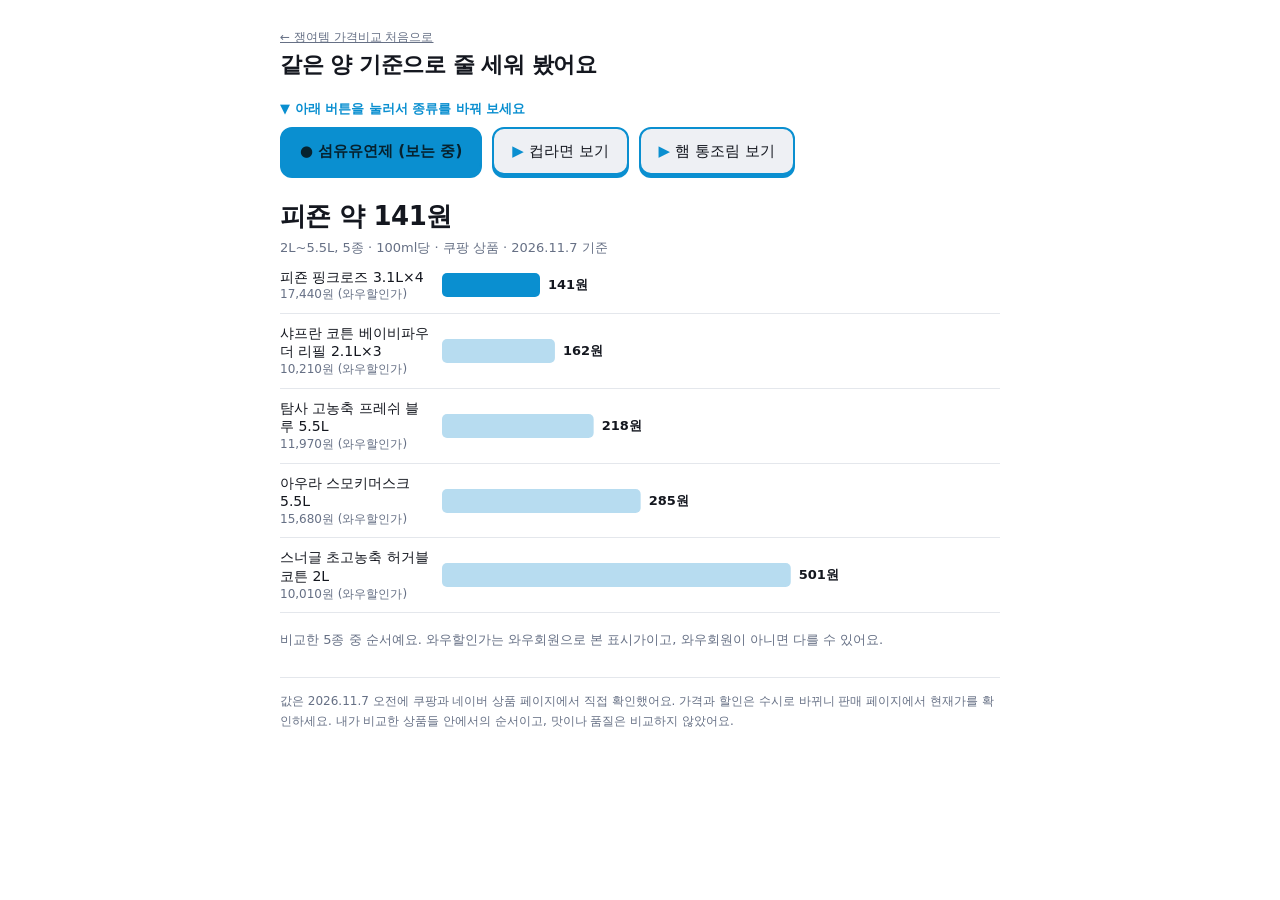
<file: graph-2026-11-07.html>
<!doctype html>
<html lang="ko">
<head>
<meta charset="utf-8">
<meta name="viewport" content="width=device-width, initial-scale=1">
<title>오늘의 쟁여템 단가 그래프 (2026.11.7)</title>
<meta property="og:title" content="오늘의 쟁여템 단가 그래프 (2026.11.7)">
<meta property="og:description" content="같은 양 기준으로 줄 세운 오늘의 비교 3종. 버튼을 눌러 종류를 바꿔 보세요.">
<meta name="description" content="같은 양 기준으로 줄 세운 오늘의 비교 3종">
<style>
:root{
  --bg:#ffffff; --fg:#14171f; --muted:#667085; --line:#e4e7ec; --chip:#eef0f4; --chip-on:#ffffff;
  --accent:#0a8fd0; --bar:#b7dcf0; --ship:#e8932b; --radius:10px;
}
@media (prefers-color-scheme: dark){
  :root{ --bg:#12161f; --fg:#f5f7fa; --muted:#98a2b3; --line:#2a303d; --chip:#222836; --chip-on:#2f3748; --accent:#38bdf8; --bar:#2c5a74; --ship:#fbbf6a; }
}
*{box-sizing:border-box}
html,body{margin:0}
body{background:var(--bg);color:var(--fg);font:15px/1.5 system-ui,-apple-system,"Segoe UI","Malgun Gothic","Apple SD Gothic Neo",sans-serif}
main{max-width:760px;margin:0 auto;padding:28px 20px 40px}
.kicker{font-size:12px;color:var(--muted)}
h1{font-size:22px;letter-spacing:-0.02em;margin:2px 0 18px}
.tabs{display:flex;gap:10px;flex-wrap:wrap;margin-bottom:22px}
.tab{border:2px solid var(--accent);background:var(--chip);color:var(--fg);font:inherit;font-size:15px;padding:11px 18px;border-radius:12px;cursor:pointer;box-shadow:0 3px 0 var(--accent)}.tab:active{transform:translateY(2px);box-shadow:0 1px 0 var(--accent)}.tab:hover{border-color:var(--accent)}.tab .mk{color:var(--accent);margin-right:5px}.hint{font-size:13px;color:var(--accent);margin:0 0 8px;font-weight:600}
.tab.on{background:var(--accent);color:#06222f;font-weight:700}.tab.on .mk{color:#06222f}
.big{font-size:26px;font-weight:700;letter-spacing:-0.02em;font-variant-numeric:tabular-nums}
.sub{font-size:13px;color:var(--muted);margin-top:2px}
.sw{display:flex;gap:8px;align-items:center;font-size:13px;color:var(--muted);margin:12px 0 2px}
.sw button{border:1px solid var(--line);background:transparent;color:var(--fg);font:inherit;font-size:13px;padding:4px 12px;border-radius:999px;cursor:pointer}
.sw button.on{background:var(--chip);font-weight:700}
.row{display:grid;grid-template-columns:minmax(104px,150px) minmax(0,1fr);gap:12px;align-items:center;padding:10px 0;border-bottom:1px solid var(--line)}
.nm{font-size:14px;line-height:1.35}
.nm small{display:block;color:var(--muted);font-size:12px}
.track{position:relative;height:24px}
.val{z-index:1}
/* 막대는 SVG로 그려요. 어두운 화면 확장 프로그램이 배경색을 덮어도 막대가 보이게 하려는 거예요. */
.barsvg{display:block;width:100%;height:24px;overflow:visible}
.barsvg rect{height:24px;transition:width .7s cubic-bezier(.2,.8,.2,1)}
.barsvg .b{fill:var(--bar)}
.barsvg .b.top{fill:var(--accent)}
.barsvg .sh{fill:var(--ship)}
.val{position:absolute;top:50%;transform:translateY(-50%);margin-left:8px;font-size:13px;font-weight:600;font-variant-numeric:tabular-nums;white-space:nowrap}
.sr{position:absolute;width:1px;height:1px;margin:-1px;padding:0;overflow:hidden;clip:rect(0,0,0,0);white-space:nowrap;border:0}
.note{font-size:13px;color:var(--muted);margin-top:16px;line-height:1.65}
.foot{font-size:12px;color:var(--muted);margin-top:26px;padding-top:14px;border-top:1px solid var(--line);line-height:1.65}
</style>
</head>
<body>
<main>
  <div class="kicker"><a href="index.html" style="color:inherit">← 쟁여템 가격비교 처음으로</a></div>
  <h1>같은 양 기준으로 줄 세워 봤어요</h1>
  <div class="hint">▼ 아래 버튼을 눌러서 종류를 바꿔 보세요</div>
  <div class="tabs" id="tabs"></div>
  <div class="big" id="big"></div>
  <div class="sub" id="basis"></div>
  <div class="sw" id="sw" style="display:none"><span>배송비</span><button data-s="0">빼고</button><button data-s="1">더해서</button></div>
  <p class="sr" id="srsum" role="status" aria-live="polite"></p>
  <div id="rows"></div>
  <div class="note" id="note"></div>
  <div class="foot">값은 2026.11.7 오전에 쿠팡과 네이버 상품 페이지에서 직접 확인했어요. 가격과 할인은 수시로 바뀌니 판매 페이지에서 현재가를 확인하세요. 내가 비교한 상품들 안에서의 순서이고, 맛이나 품질은 비교하지 않았어요.</div>
</main>
<script>
var META={"date": "2026.11.7", "cats": [{"k": "섬유유연제", "platform": "cp", "unit": "100ml당", "title": "2L~5.5L, 5종", "fmt": "won0", "ship": false, "rows": [{"name": "피죤 핑크로즈 3.1L×4", "sub": "17,440원 (와우할인가)", "v": 140.645161}, {"name": "샤프란 코튼 베이비파우더 리필 2.1L×3", "sub": "10,210원 (와우할인가)", "v": 162.063492}, {"name": "탐사 고농축 프레쉬 블루 5.5L", "sub": "11,970원 (와우할인가)", "v": 217.636364}, {"name": "아우라 스모키머스크 5.5L", "sub": "15,680원 (와우할인가)", "v": 285.090909}, {"name": "스너글 초고농축 허거블 코튼 2L", "sub": "10,010원 (와우할인가)", "v": 500.5}], "note": "와우할인가는 와우회원으로 본 표시가이고, 와우회원이 아니면 다를 수 있어요."}, {"k": "컵라면", "platform": "nv", "unit": "1개당", "title": "86g~110g 컵, 4종", "fmt": "won0", "ship": true, "rows": [{"name": "농심 육개장 사발면 86g×24", "sub": "19,870원 (배송비 4,000원 별도)", "v": 827.916667, "extra": 166.666667}, {"name": "오뚜기 육개장 컵라면 104g×24", "sub": "25,920원 (할인 전 가격)", "v": 1080}, {"name": "오뚜기 진라면 순한맛 110g×12", "sub": "16,560원", "v": 1380}, {"name": "오뚜기 참깨라면 110g×12", "sub": "18,960원", "v": 1580}], "note": "농심 육개장 사발면만 배송비 4,000원이 따로 있어요(주황색). 컵 크기는 86g~110g로 달라요. 쿠폰은 계산에 넣지 않았어요."}, {"k": "햄 통조림", "platform": "cp", "unit": "100g당", "title": "200g와 340g 캔, 5종", "fmt": "won0", "ship": false, "rows": [{"name": "한성기업 런천 미트 200g×20", "sub": "23,560원", "v": 589}, {"name": "목우촌 뚝심 햄 340g×8", "sub": "22,540원", "v": 828.676471}, {"name": "리챔 오리지널 200g×10", "sub": "22,120원", "v": 1106}, {"name": "쟌슨빌 클래식 200g×12", "sub": "26,810원 (할인가)", "v": 1117.083333}, {"name": "스팸 클래식 200g×3", "sub": "9,150원", "v": 1525}], "note": "쿠팡에서 읽은 표시가이고, 쟌슨빌은 할인가라 기간이 끝나면 바뀔 수 있어요."}]};
var F={won0:function(v){return Math.round(v).toLocaleString('ko-KR')+'원'},won1:function(v){return v.toFixed(1)+'원'}};
var PL={cp:'쿠팡 상품',nv:'네이버 상품'};
var D=META.cats.map(function(c){return {k:c.k,unit:c.unit,title:c.title,plat:PL[c.platform]||'',fmt:F[c.fmt]||F.won0,ship:!!c.ship,note:c.note||'',
 items:c.rows.map(function(r){return [r.name,r.sub,r.v,r.extra||0]}),
 head:function(a){return a[0][0].split(' ')[0]+' 약 '+(c.fmt=='won1'?a[0][2].toFixed(1):Math.round(a[0][2]).toLocaleString('ko-KR'))+'원'}}});
var cur=0,withShip=0;
function esc(s){return String(s).replace(/[&<>]/g,function(c){return {'&':'&amp;','<':'&lt;','>':'&gt;'}[c]})}
function draw(){
 var d=D[cur];
 var arr=d.items.map(function(x){return [x[0],x[1],x[2]+(d.ship&&withShip?x[3]:0),x[3]]}).sort(function(a,b){return a[2]-b[2]});
 document.getElementById('big').textContent=d.head(arr);
 document.getElementById('basis').textContent=d.title+' · '+d.unit+(d.ship&&withShip?' · 배송비 포함':'')+(d.plat?' · '+d.plat:'')+' · '+META.date+' 기준';
 document.getElementById('sw').style.display=d.ship?'flex':'none';
 document.getElementById('srsum').textContent=d.k+' '+d.unit+(d.ship&&withShip?' 배송비 포함':'')+' 순서: '+arr.map(function(x,i){return (i+1)+'번 '+x[0]+' '+d.fmt(x[2])}).join(', ')+'. '+META.date+' 기준이에요.';
 var max=Math.max.apply(null,arr.map(function(x){return x[2]}))*1.6;
 document.getElementById('rows').innerHTML=arr.map(function(x,i){
  var T=x[2]/max*100, sp=(d.ship&&withShip&&x[3])?x[3]/x[2]:0;
  var svg='<svg class="barsvg" aria-hidden="true"><rect class="b'+(i==0?' top':'')+'" x="0" y="0" rx="5" width="0" data-w="'+T+'"></rect>'+(sp?'<rect class="sh" y="0" rx="0" width="0" data-x="'+(T*(1-sp))+'" data-w="'+(T*sp)+'" x="'+(T*(1-sp))+'%"></rect>':'')+'</svg>';
  return '<div class="row"><div class="nm">'+esc(x[0])+'<small>'+esc(x[1])+(d.ship&&x[3]&&withShip?' (배송비 더한 값)':'')+'</small></div><div class="track">'+svg+'<span class="val" data-w="'+T+'">'+d.fmt(x[2])+'</span></div></div>';
 }).join('');
 requestAnimationFrame(function(){requestAnimationFrame(function(){
  document.querySelectorAll('.barsvg rect').forEach(function(b){b.style.width=b.dataset.w+'%'});
  document.querySelectorAll('.val').forEach(function(v){v.style.left=v.dataset.w+'%'});
 })});
 document.getElementById('note').textContent='비교한 '+arr.length+'종 중 순서예요. '+d.note;
 document.querySelectorAll('.tab').forEach(function(t,i){t.classList.toggle('on',i==cur);t.innerHTML='<span class="mk">'+(i==cur?'●':'▶')+'</span>'+esc(D[i].k)+(i==cur?' (보는 중)':' 보기')});
 document.querySelectorAll('#sw button').forEach(function(b){b.classList.toggle('on',+b.dataset.s==withShip);b.setAttribute('aria-pressed',+b.dataset.s==withShip?'true':'false')});
}
document.getElementById('tabs').innerHTML=D.map(function(d,i){return '<button class="tab" data-i="'+i+'">'+d.k+'</button>'}).join('');
document.getElementById('tabs').onclick=function(e){var b=e.target.closest('.tab');if(b){cur=+b.dataset.i;withShip=0;draw()}};

document.getElementById('sw').onclick=function(e){var s=e.target.dataset.s;if(s!=null){withShip=+s;draw()}};
draw();
</script>
</body>
</html>
</file>
<file: style.css>
:root{--bg:#fafaf7;--ink:#222;--sub:#666;--acc:#2f7d4f;--card:#fff;--line:#e5e5df}
@media (prefers-color-scheme:dark){:root{--bg:#161815;--ink:#ece9e6;--sub:#a3a69d;--acc:#6fcf97;--card:#1f221e;--line:#34382f}.notice{background:#2a2617;border-color:#4a4325;color:#ece9e6}}
*{box-sizing:border-box}body{margin:0;background:var(--bg);color:var(--ink);font-family:-apple-system,"Malgun Gothic","Apple SD Gothic Neo",sans-serif;line-height:1.7}
.wrap{max-width:720px;margin:0 auto;padding:24px 18px 60px}
header h1{font-size:1.6rem;margin:.4em 0 .2em;color:var(--acc)}header p{color:var(--sub);margin:0}
nav{display:flex;gap:8px;flex-wrap:wrap;margin:18px 0}nav a{padding:6px 14px;border:1px solid var(--line);border-radius:999px;text-decoration:none;color:var(--ink);background:var(--card);font-size:.92rem}
nav a.on{background:var(--acc);color:#fff;border-color:var(--acc)}
.notice{color:#3b3411;background:#fff8e1;border:1px solid #f0e2a8;border-radius:10px;padding:12px 14px;font-size:.92rem;margin:14px 0}
.card{display:block;background:var(--card);border:1px solid var(--line);border-radius:12px;padding:14px 16px;margin:10px 0;text-decoration:none;color:var(--ink)}
.card:hover{border-color:var(--acc)}a{color:var(--acc)}.card{color:var(--ink)}.card small{color:var(--sub)}
.big{display:block;background:var(--card);border:1px solid var(--line);border-radius:14px;padding:18px;margin:12px 0;text-decoration:none;color:var(--ink)}
.big b{font-size:1.1rem}.big span{display:block;color:var(--sub);font-size:.92rem}
footer{margin-top:36px;color:var(--sub);font-size:.85rem}
header h1::before{content:"쟁";display:inline-block;width:1.6em;height:1.6em;line-height:1.6em;text-align:center;background:var(--acc);color:var(--bg);border-radius:10px;margin-right:.45em;font-size:.8em;vertical-align:middle}
.search{width:100%;padding:11px 14px;border:1px solid var(--line);border-radius:12px;background:var(--card);color:var(--ink);font-size:1rem;margin:6px 0 4px;font-family:inherit}
.search:focus{outline:2px solid var(--acc);border-color:var(--acc)}
.cnt{color:var(--sub);font-size:.85rem;margin:2px 2px 6px}
</file>
